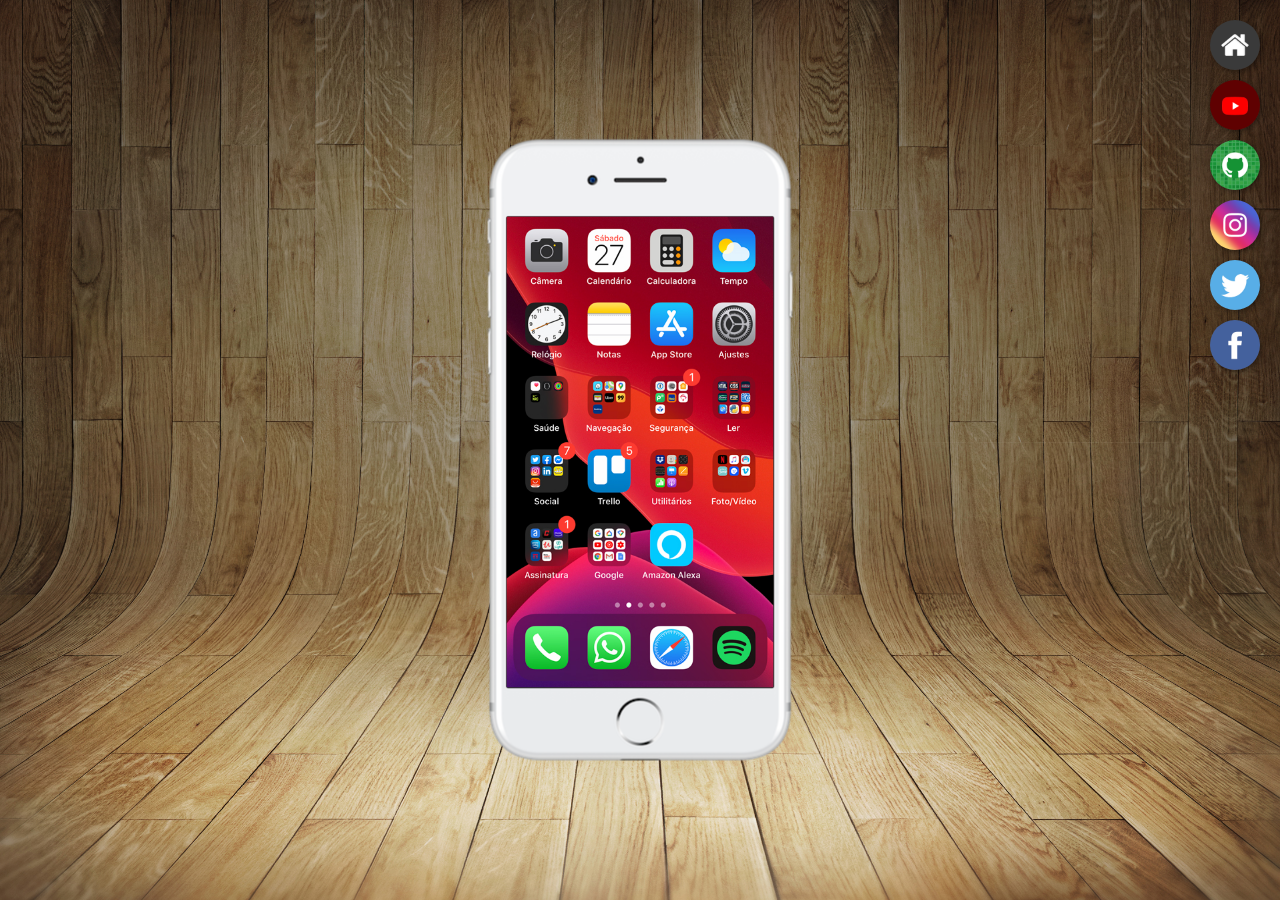
<file: index.html>
<!DOCTYPE html>
<html lang="pt-br">
<head>
    <meta charset="UTF-8">
    <meta name="viewport" content="width=device-width, initial-scale=1.0">
    <title>Projeto Redes Sociais</title>
    <link rel="shortcut icon" href="favicon.ico" type="image/x-icon">
    <link rel="stylesheet" href="estilos/style.css">
</head>
<body>
    <main>
        <section id="celular">
            <iframe src="home.html" name="tela" id="tela" frameborder="0">Seu navegador não suporta essa ferramenta.</iframe>
        </section>

        <section id="redes-sociais">
            <a href="home.html" target="tela"><img src="imagens/logo-home.jpg" alt=""></a>
            <a href="youtube.html" target="tela"><img src="imagens/logo-youtube.jpg" alt=""></a>
            <a href="github.html" target="tela"><img src="imagens/logo-github.jpg" alt=""></a>
            <a href="instagram.html" target="tela"><img src="imagens/logo-instagram.jpg" alt=""></a>
            <a href="twitter.html" target="tela"><img src="imagens/logo-twitter.jpg" alt=""></a>
            <a href="facebook.html" target="tela"><img src="imagens/logo-facebook.jpg" alt=""></a>
        </section>
    </main>
</body>
</html>
</file>
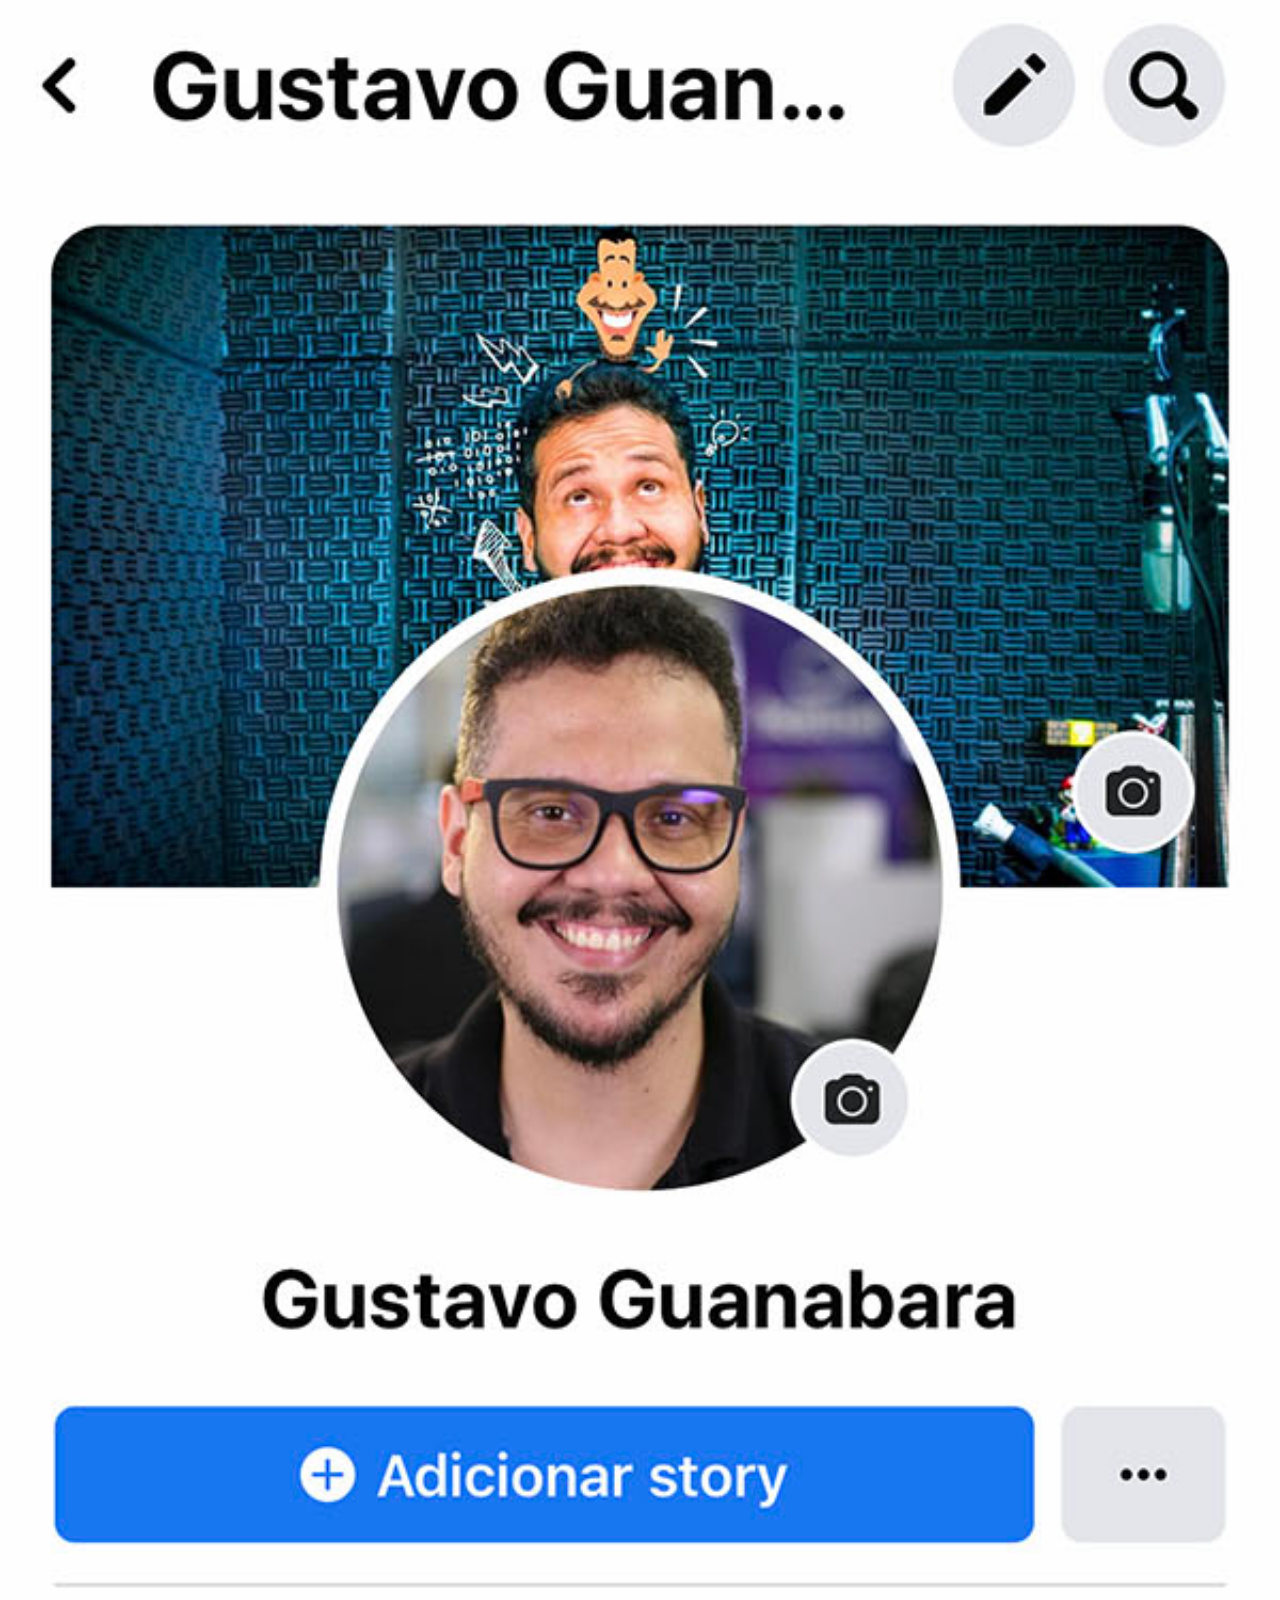
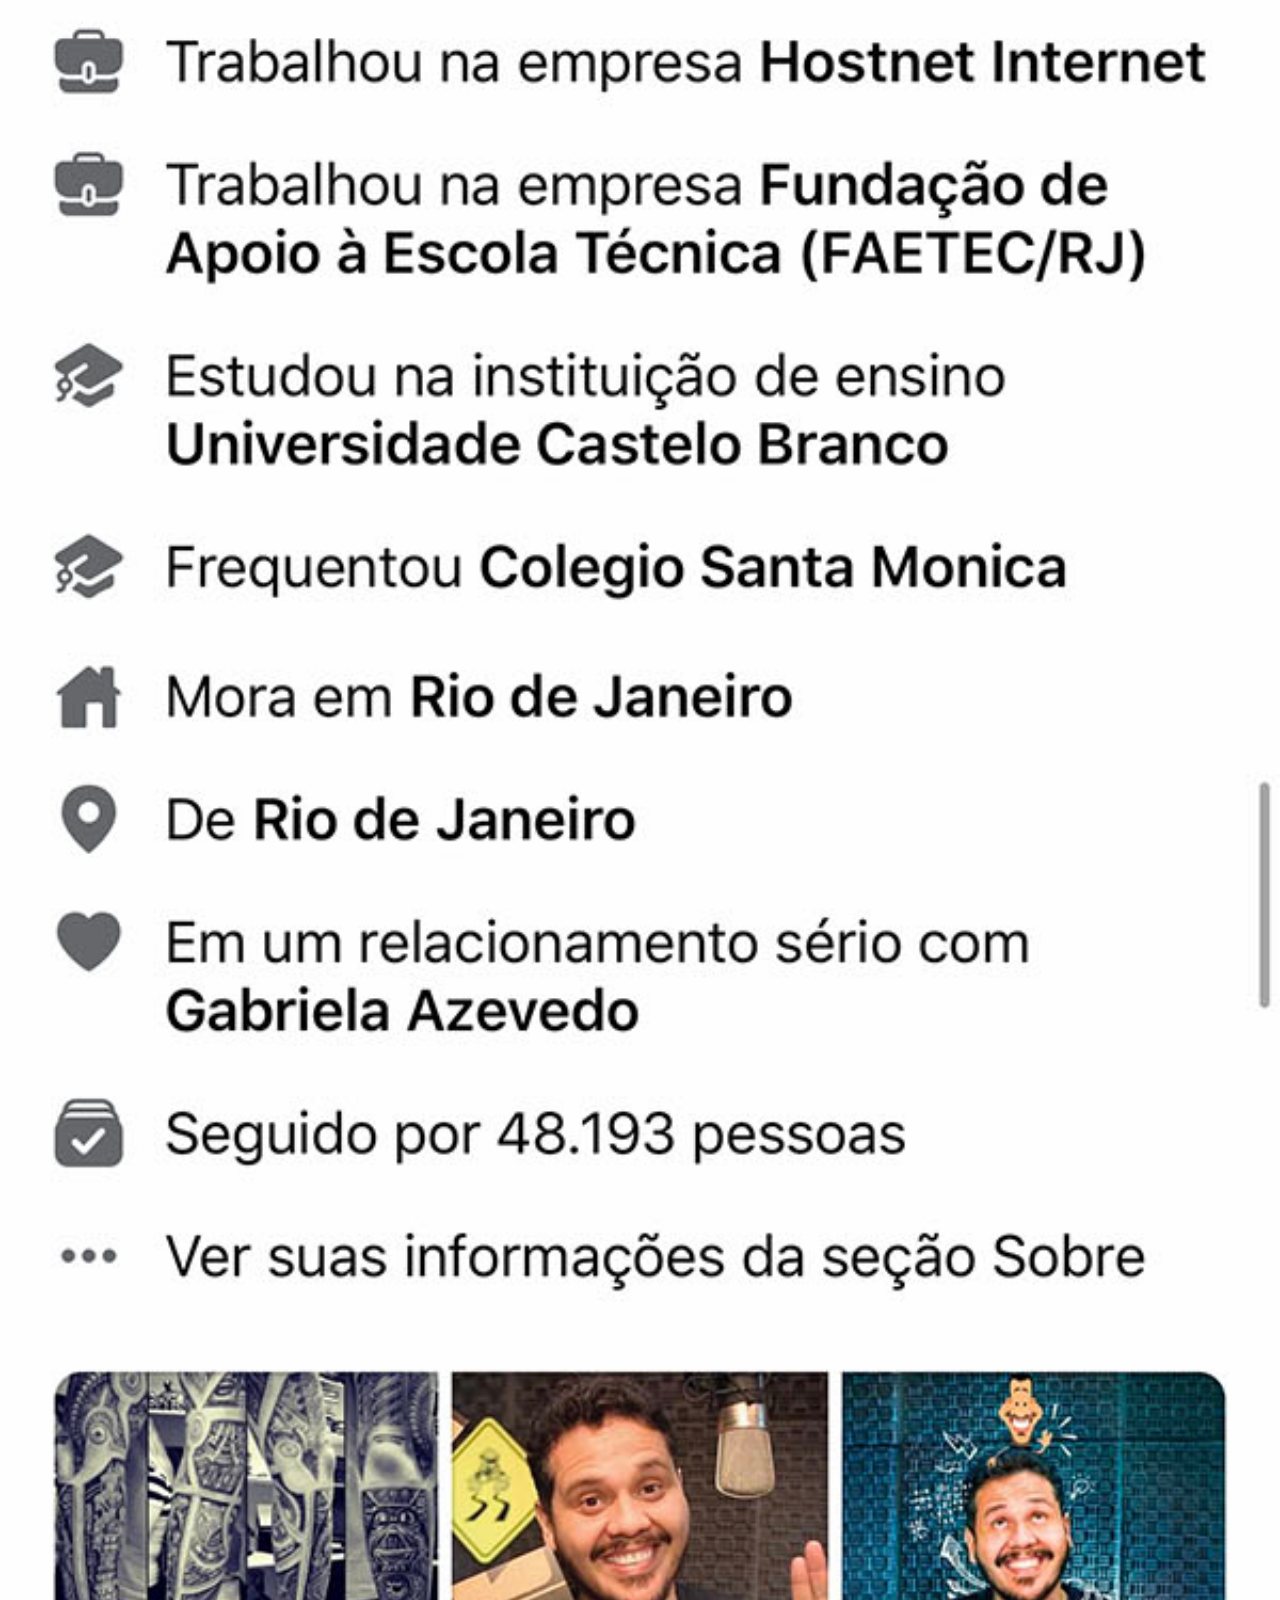
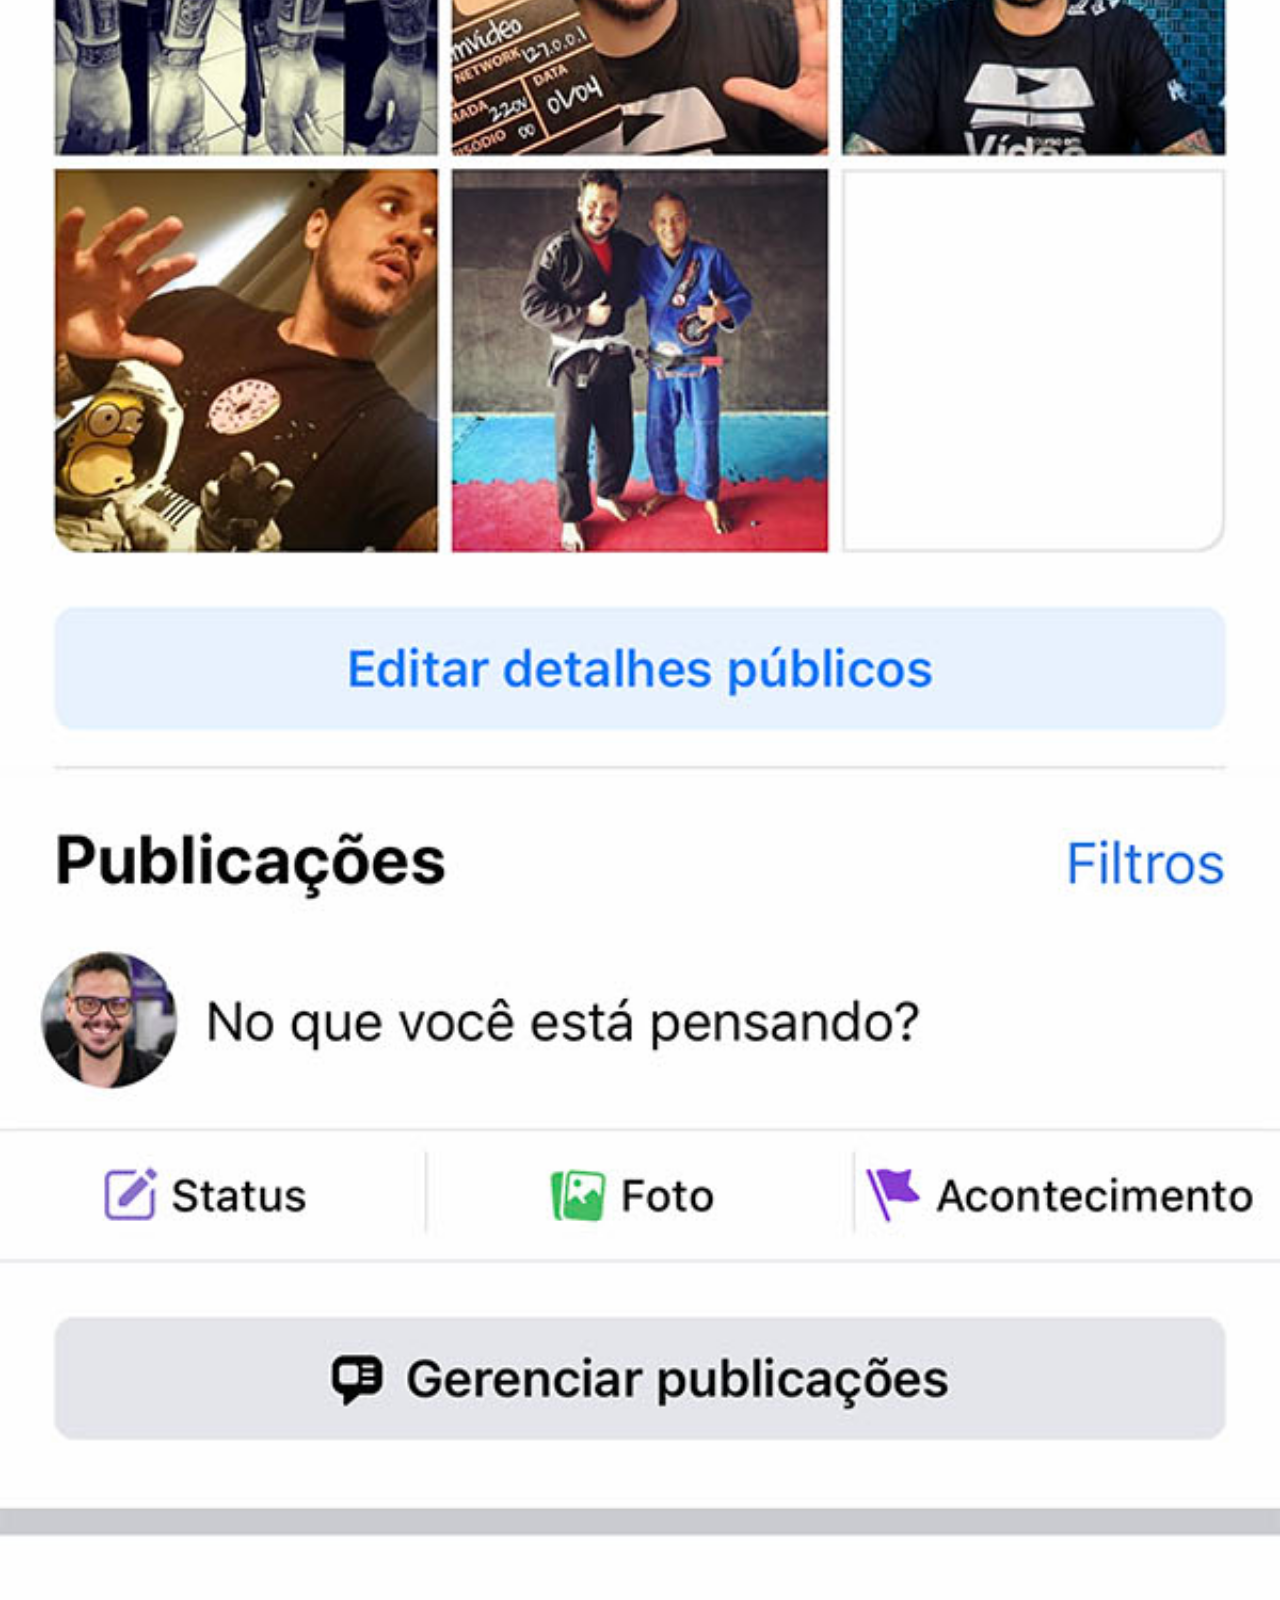
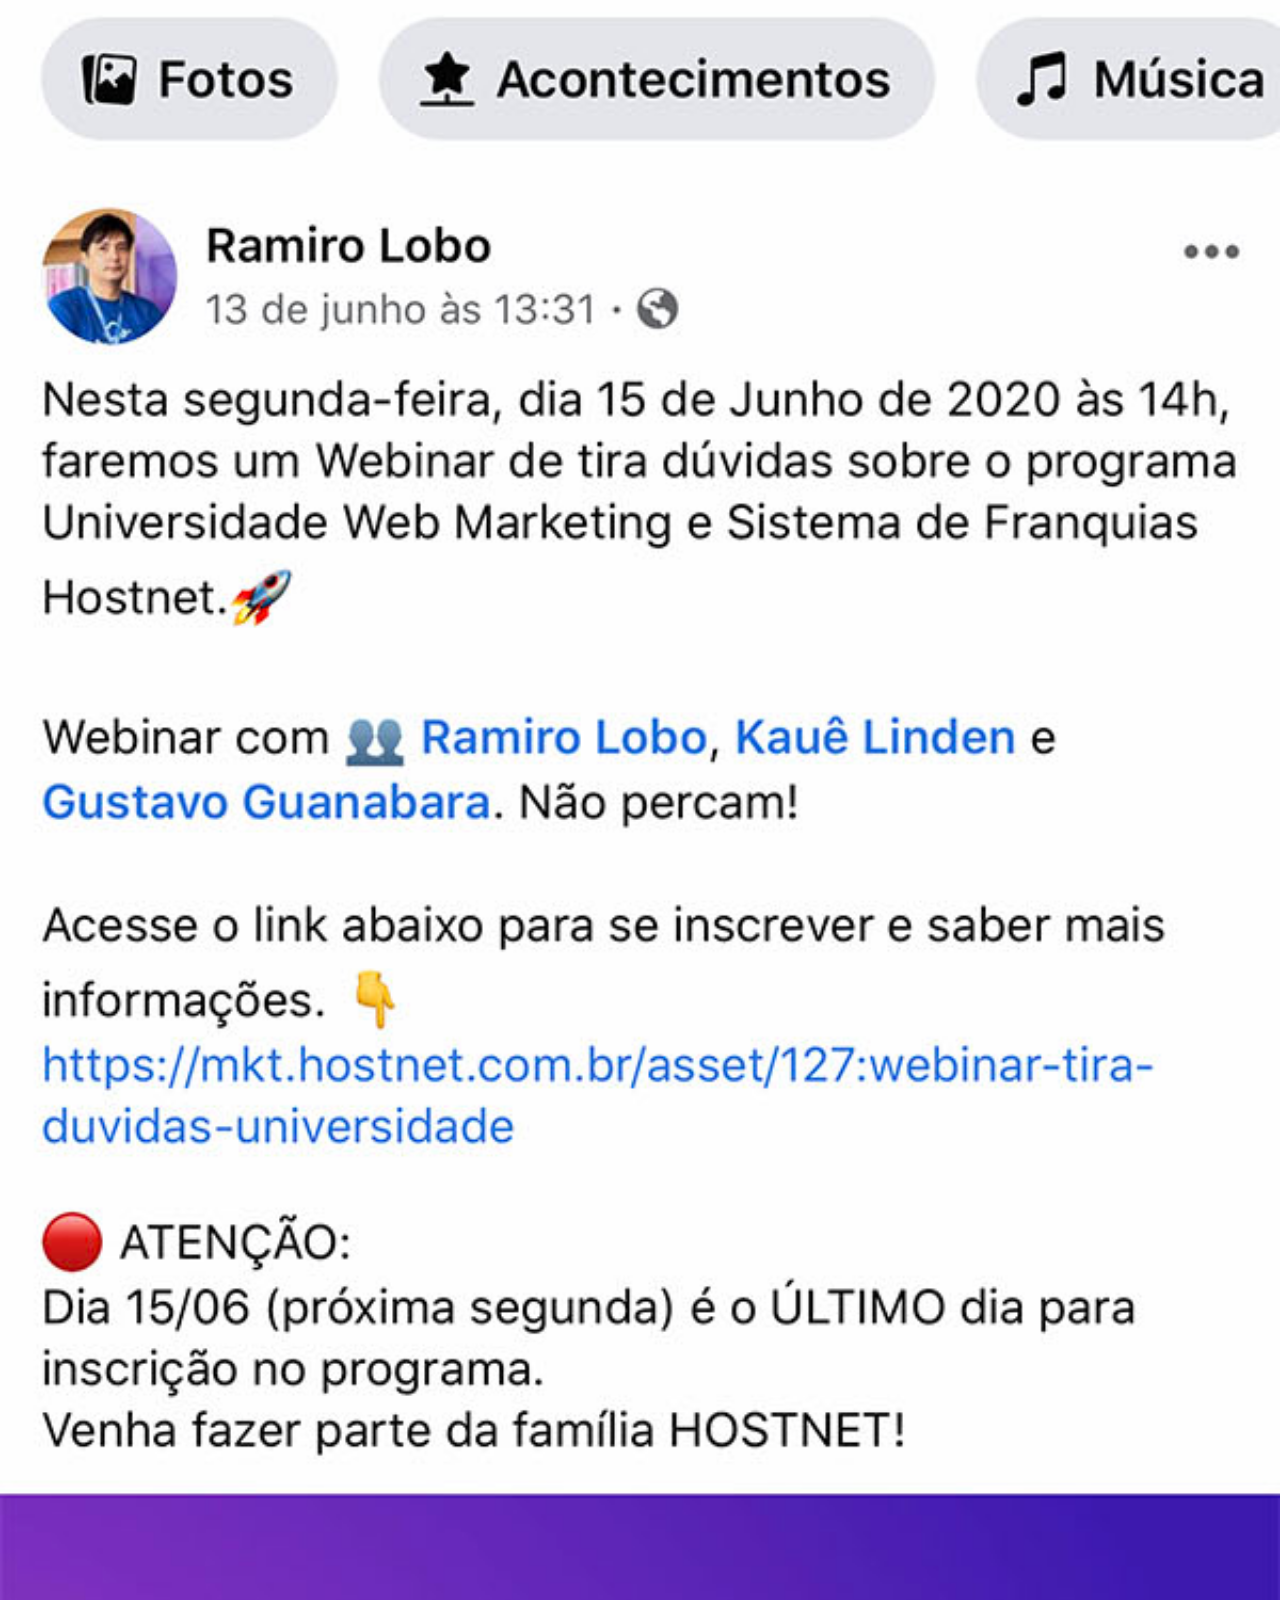
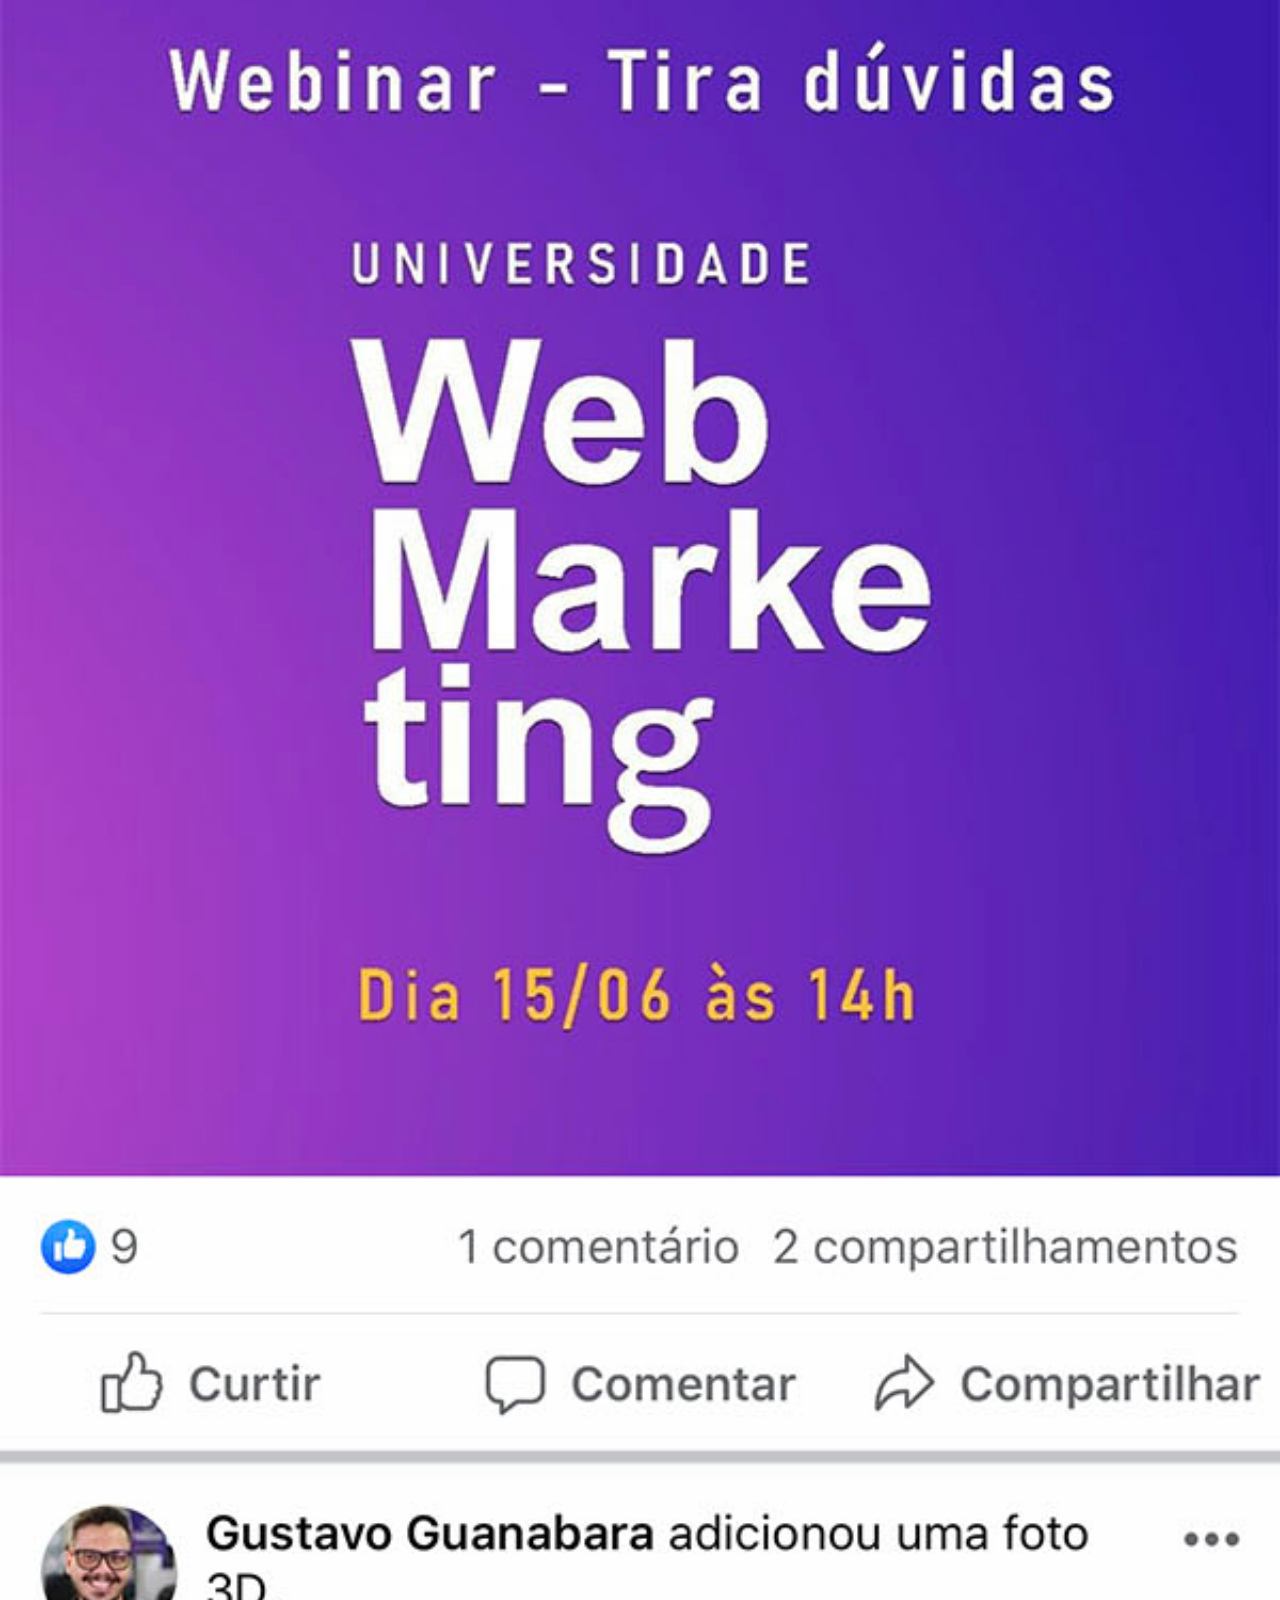
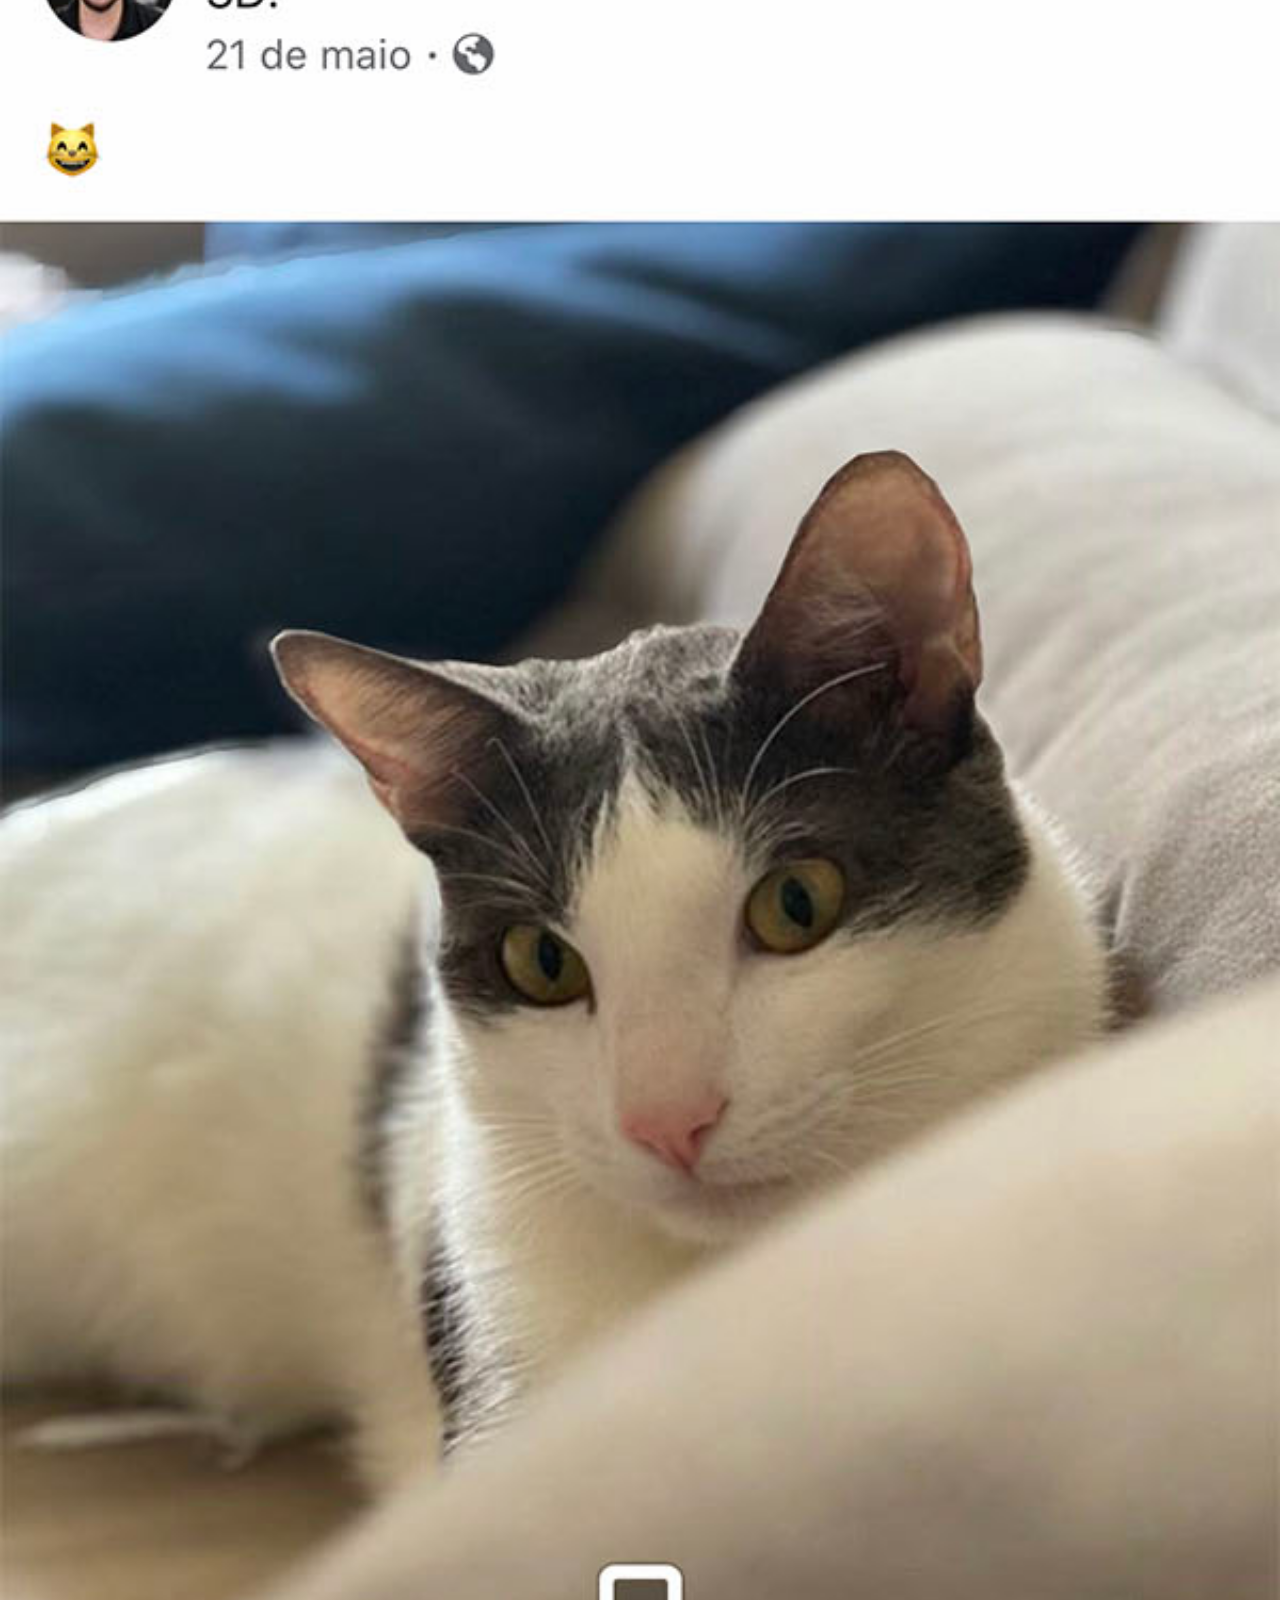
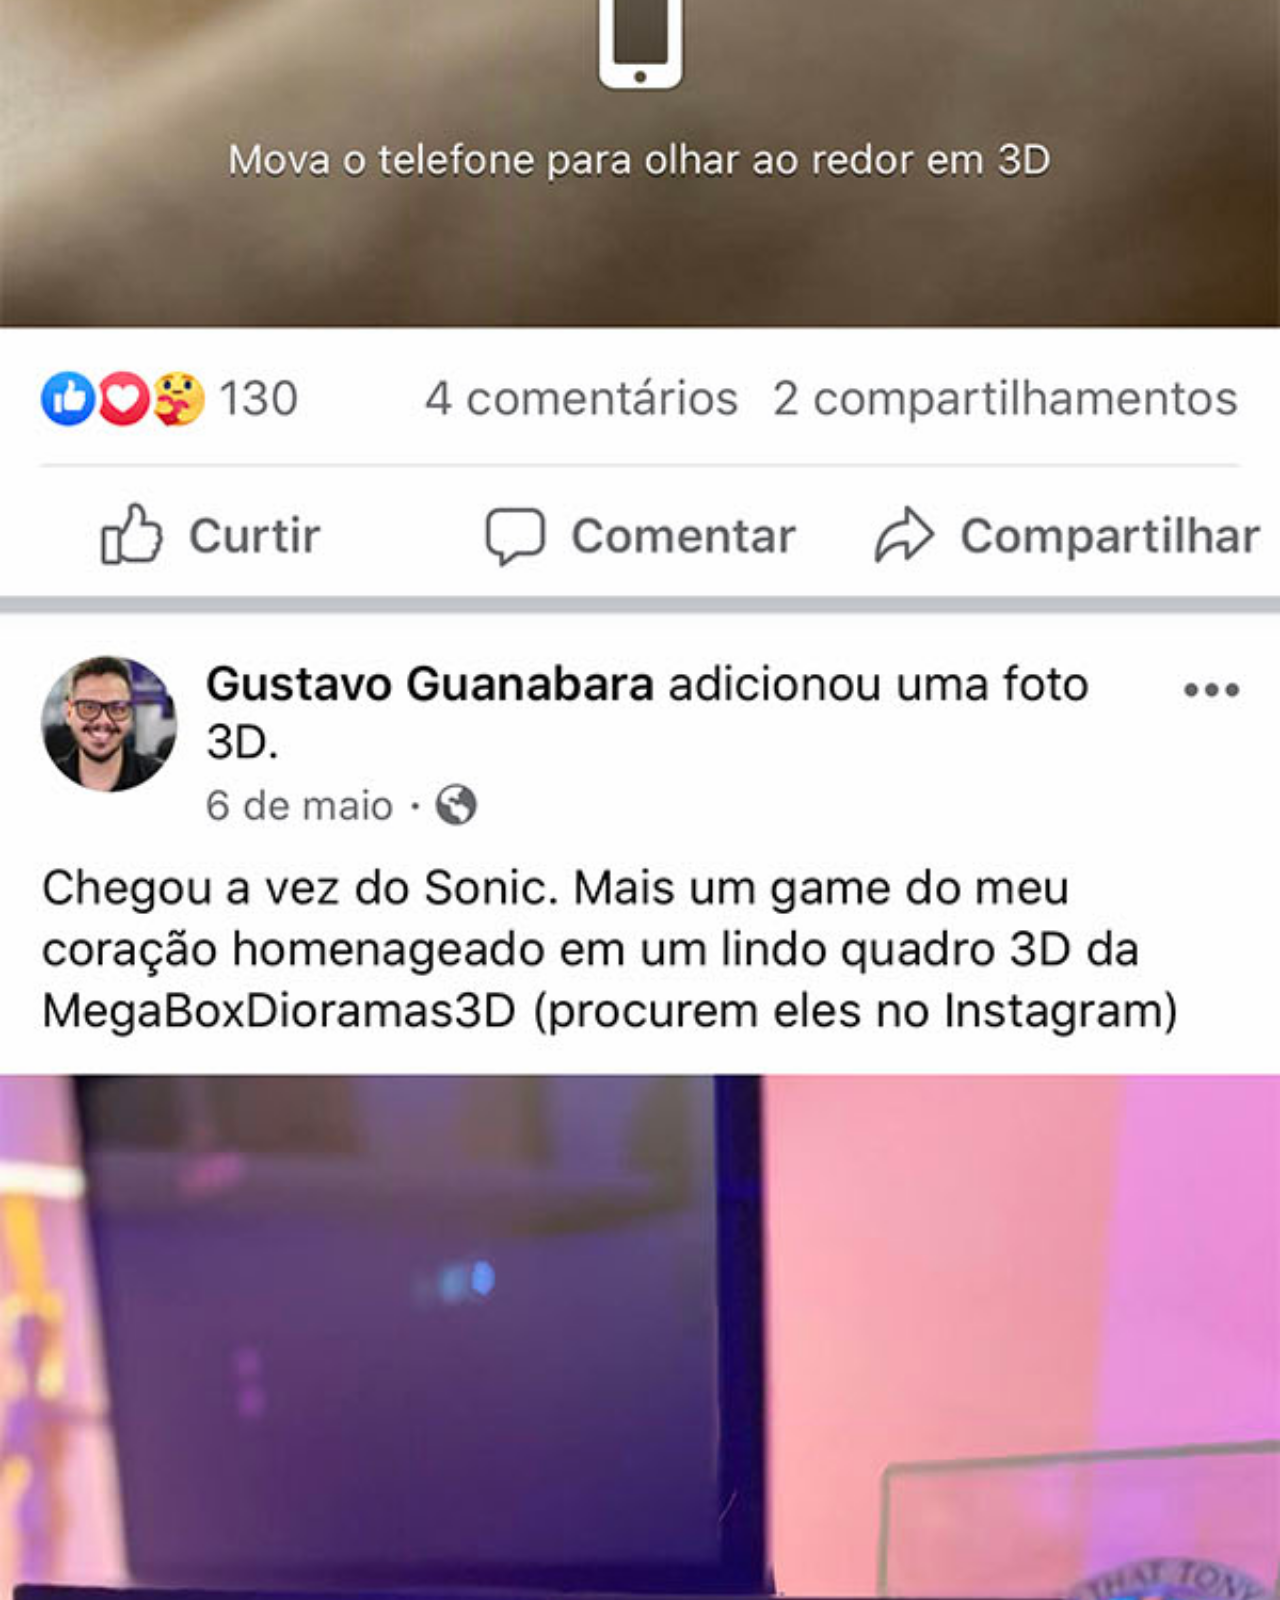
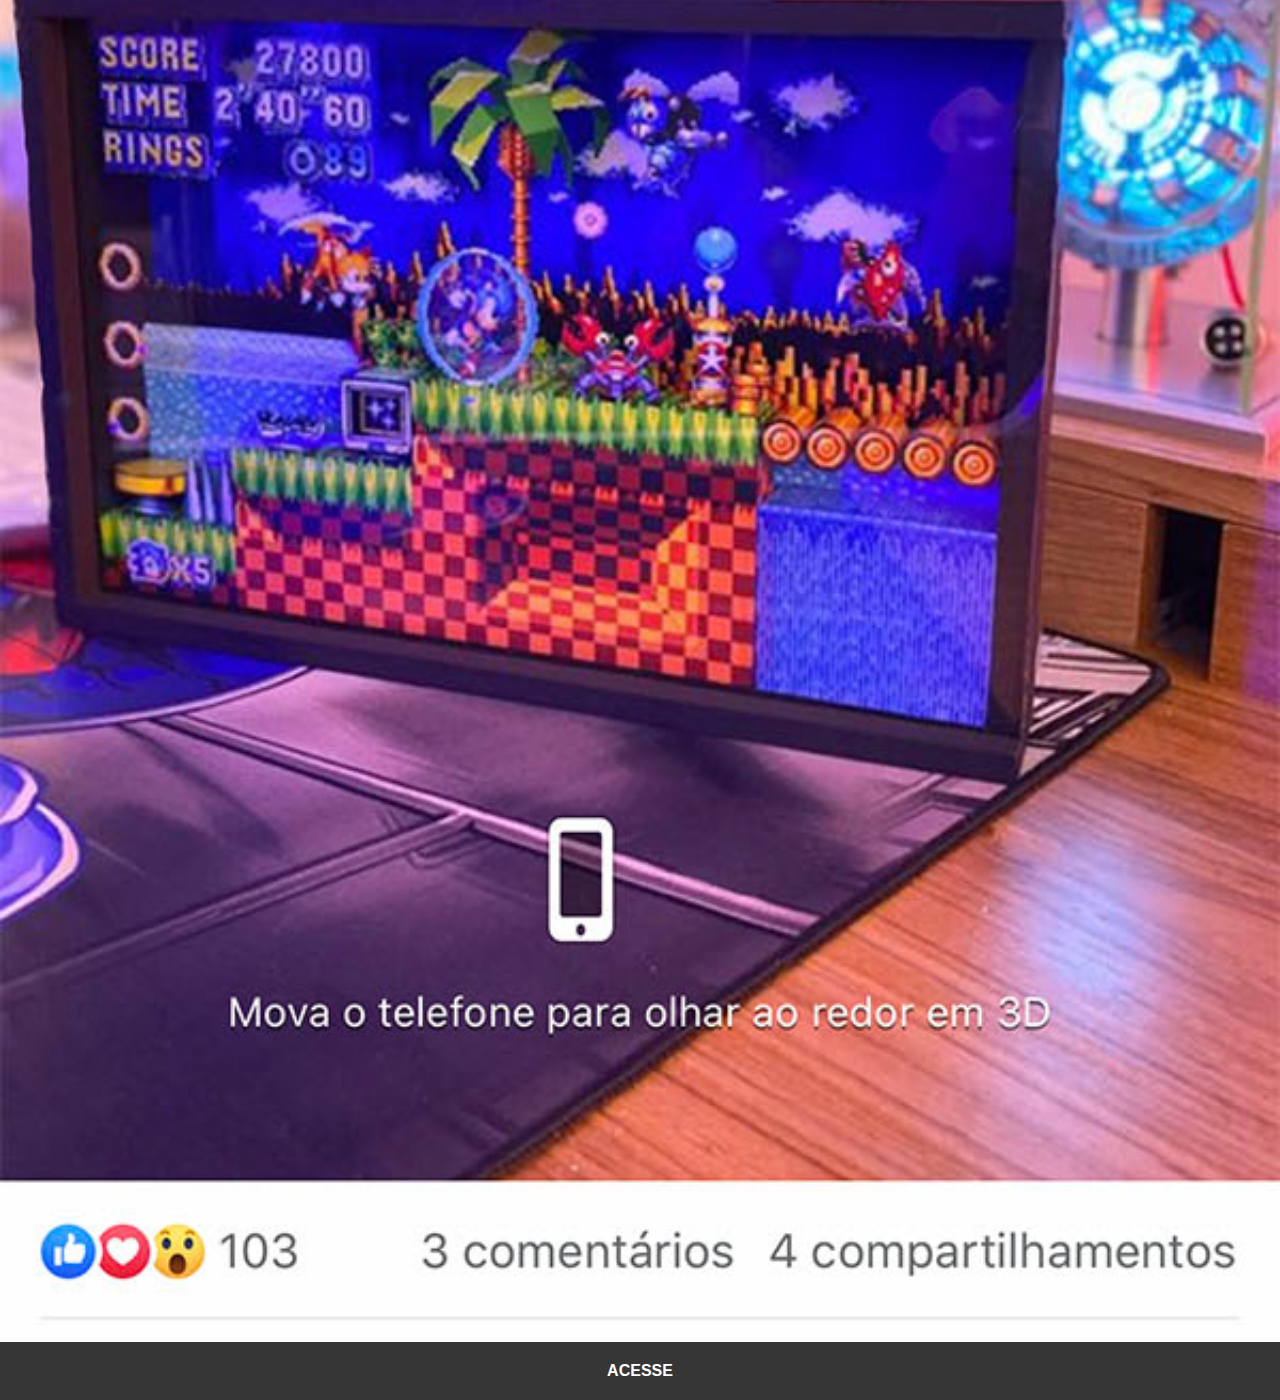
<file: facebook.html>
<!DOCTYPE html>
<html lang="pt-br">
<head>
    <meta charset="UTF-8">
    <meta name="viewport" content="width=device-width, initial-scale=1.0">
    <title>YouTube</title>
    <link rel="stylesheet" href="estilos/social.css">
</head>
<body>
    <img src="imagens/tela-facebook.jpg" alt="YouTube">
    <a href="https://www.facebook.com/gustavoguanabara" target="_blank">ACESSE</a>
</body>
</html>
</file>
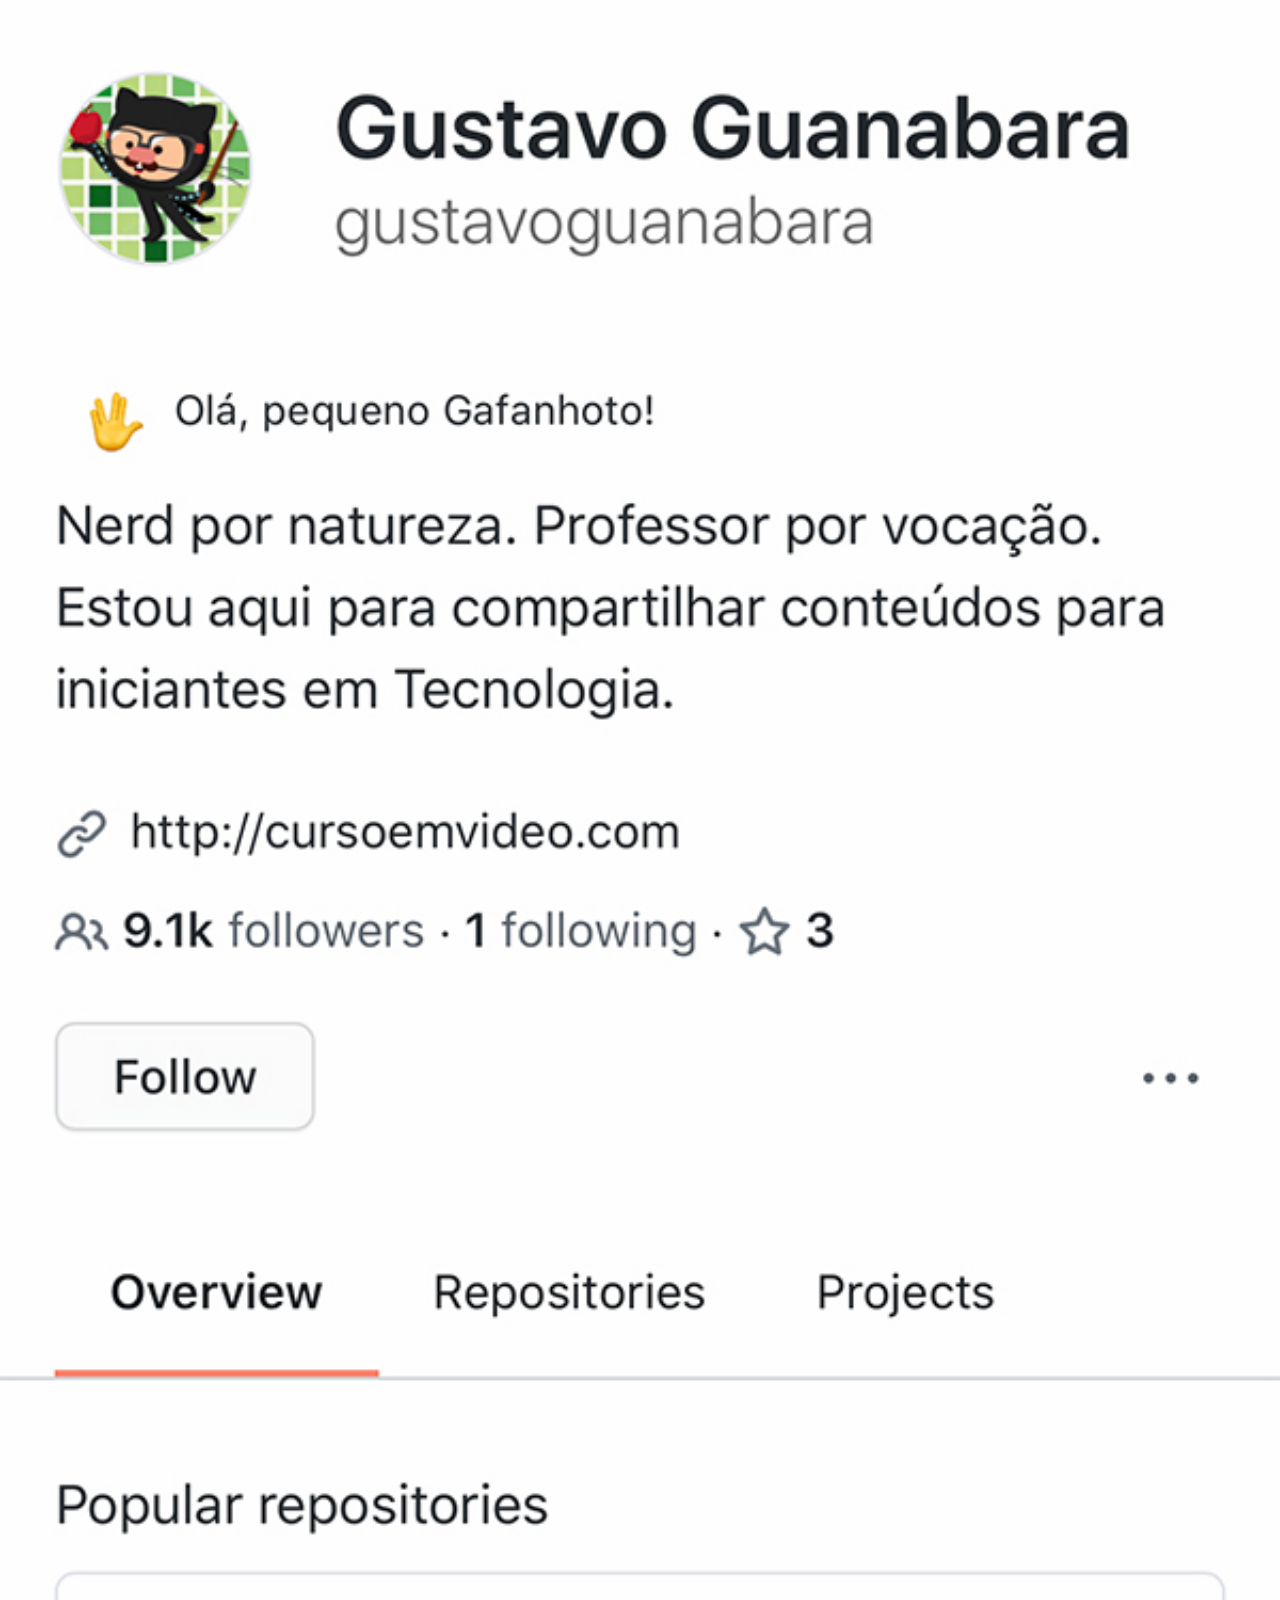
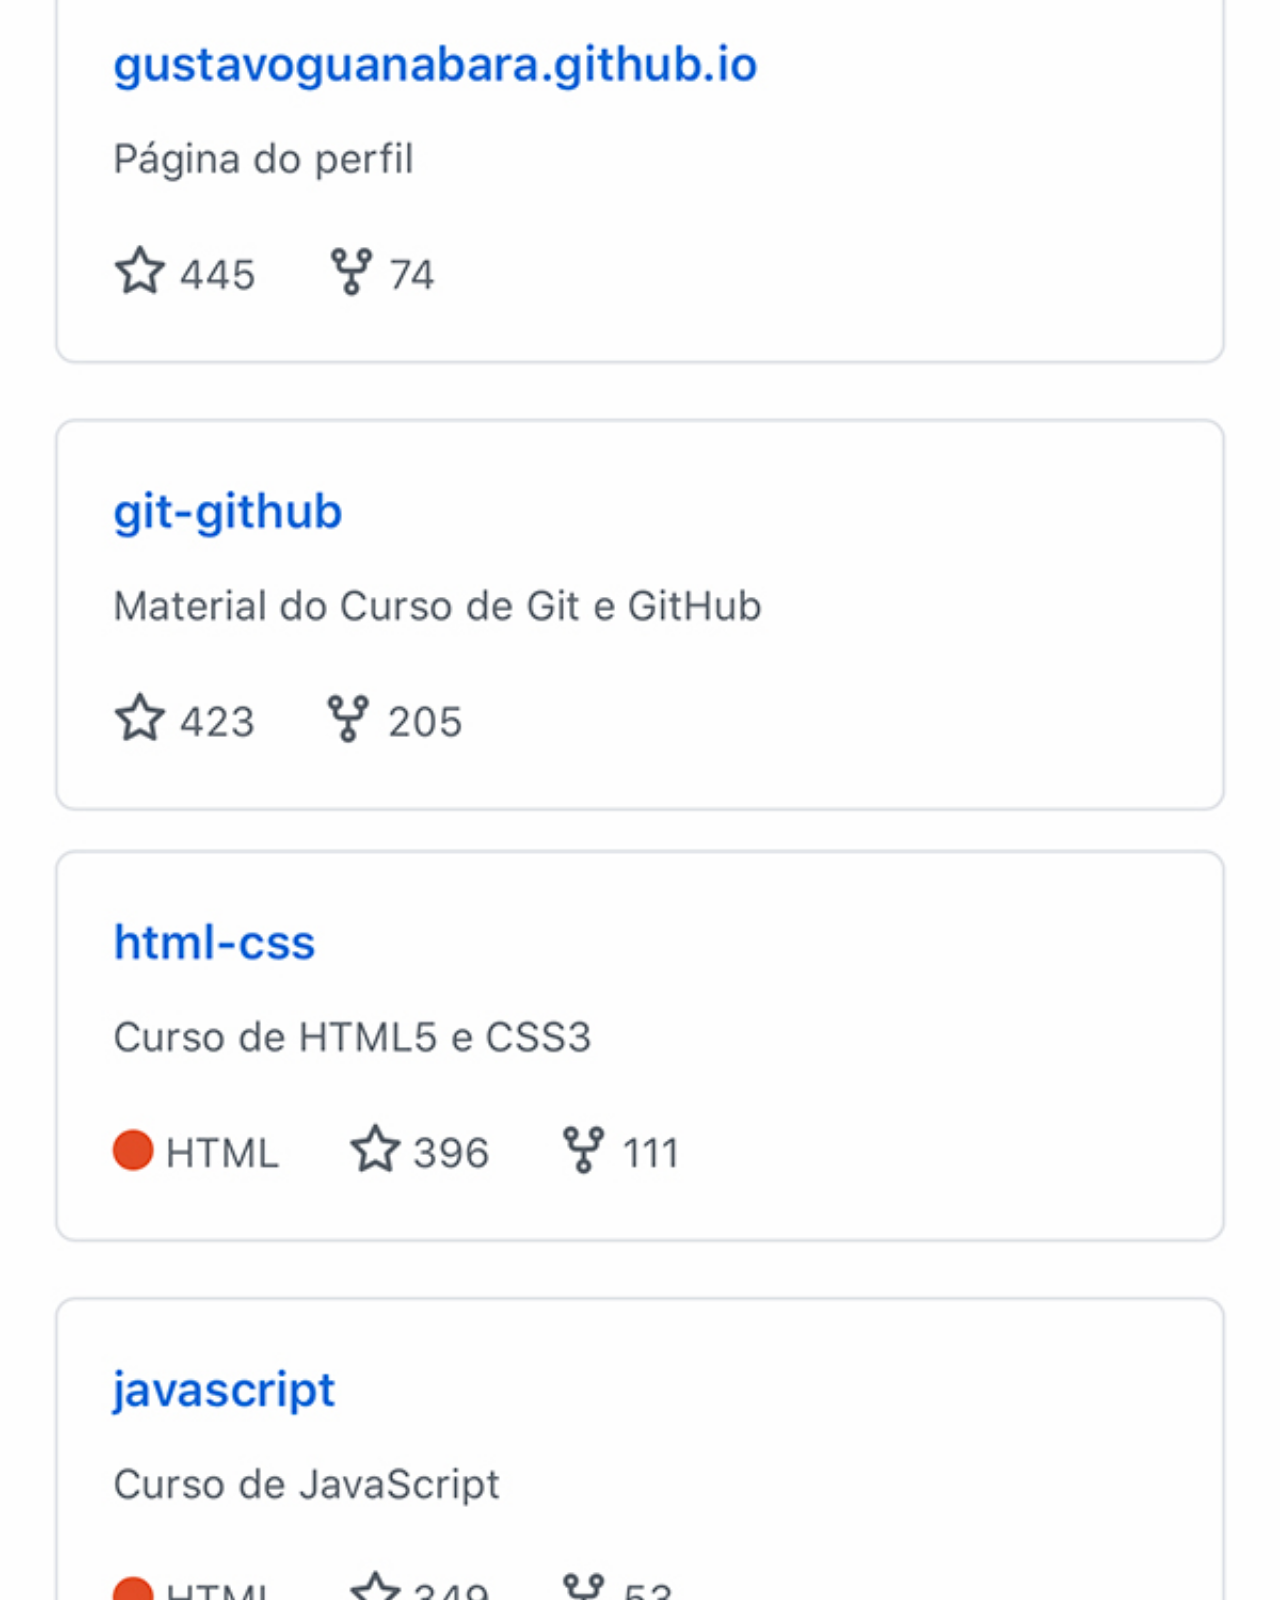
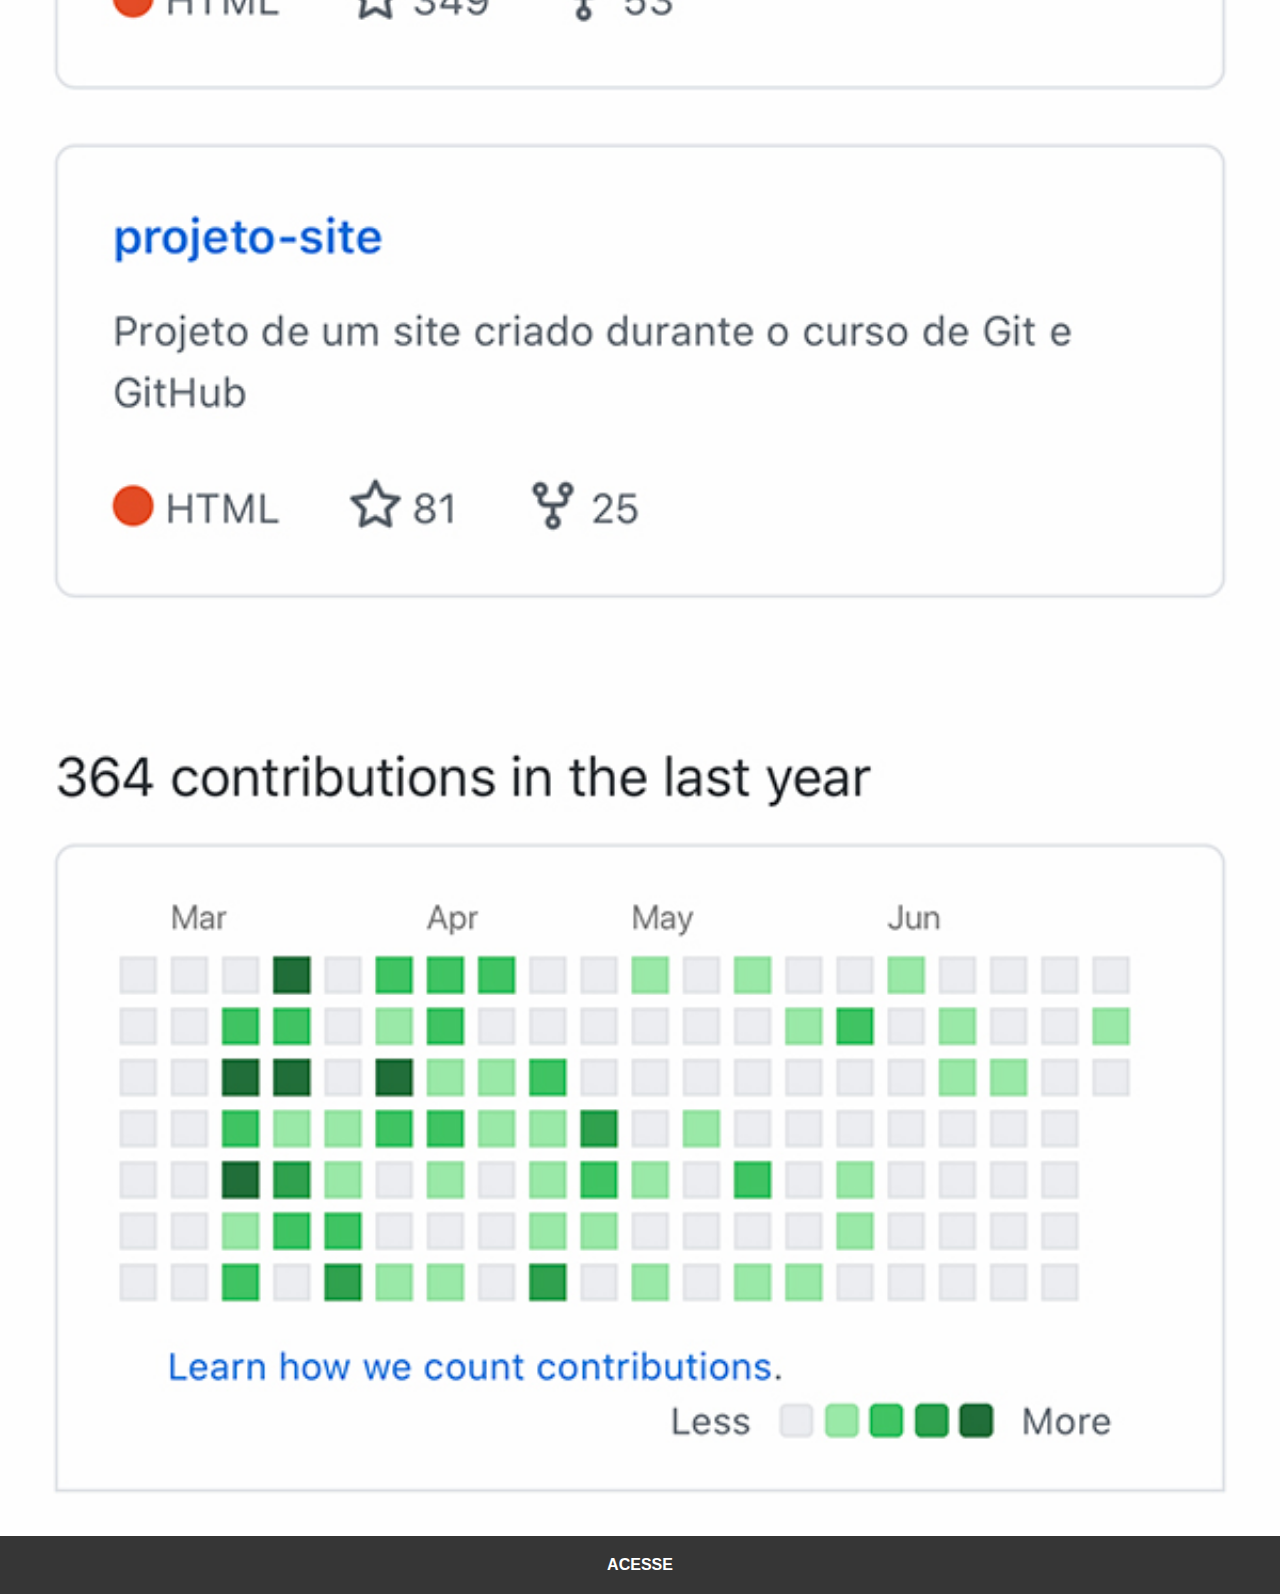
<file: github.html>
<!DOCTYPE html>
<html lang="pt-br">
<head>
    <meta charset="UTF-8">
    <meta name="viewport" content="width=device-width, initial-scale=1.0">
    <title>YouTube</title>
    <link rel="stylesheet" href="estilos/social.css">
</head>
<body>
    <img src="imagens/tela-github.jpg" alt="YouTube">
    <a href="github.com/gustavoguanabara" target="_blank">ACESSE</a>
</body>
</html>
</file>
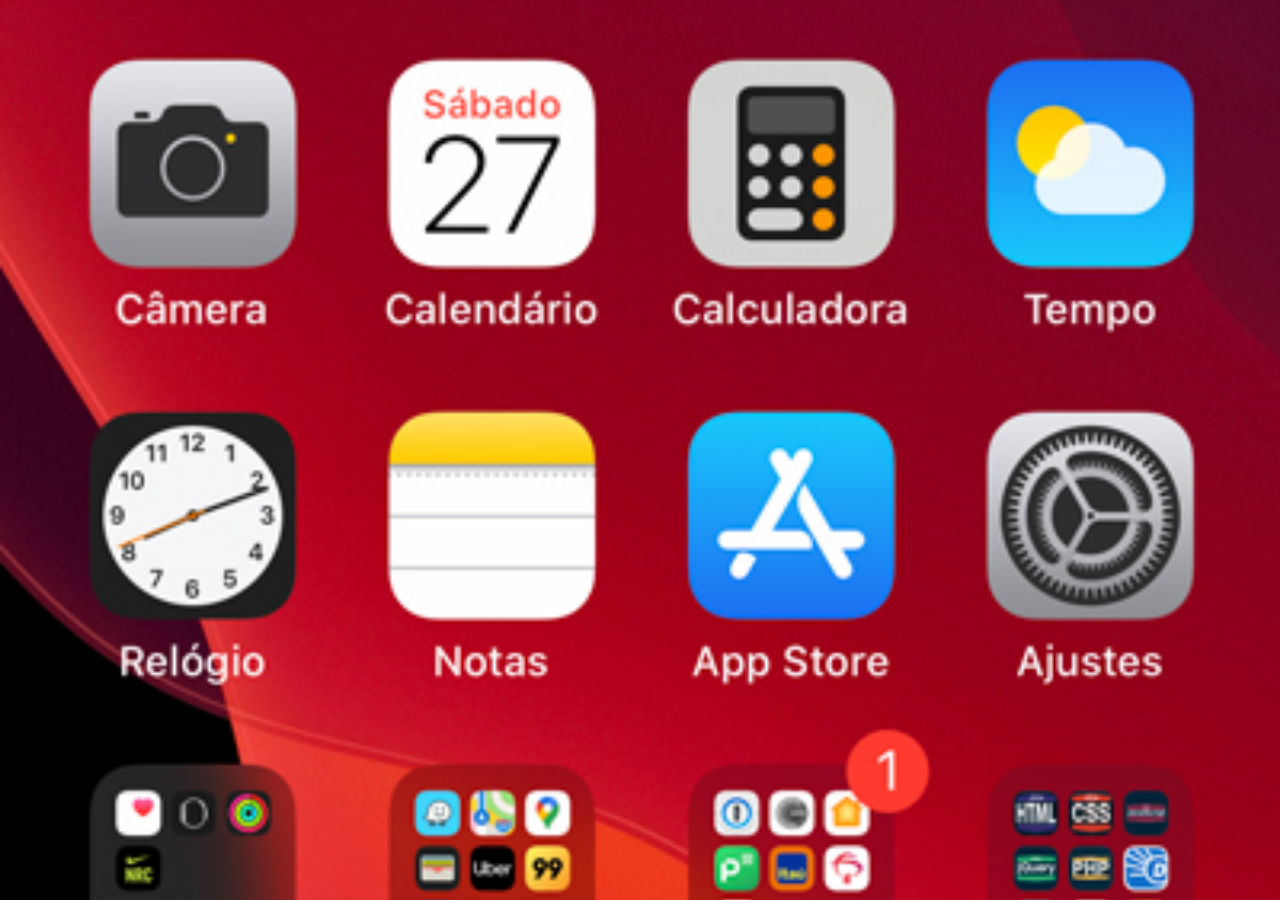
<file: home.html>
<!DOCTYPE html>
<html lang="pt-br">
<head>
    <meta charset="UTF-8">
    <meta name="viewport" content="width=device-width, initial-scale=1.0">
    <title>Home</title>
</head>
<style>
    * {
        margin: 0px;
        padding: 0px;
    }

    body {
        height: 100vh;
        width: 100vw;
        background: black url(imagens/tela-home.jpg) no-repeat top center;
        background-size: cover;
    }
</style>
<body>
    
</body>
</html>
</file>
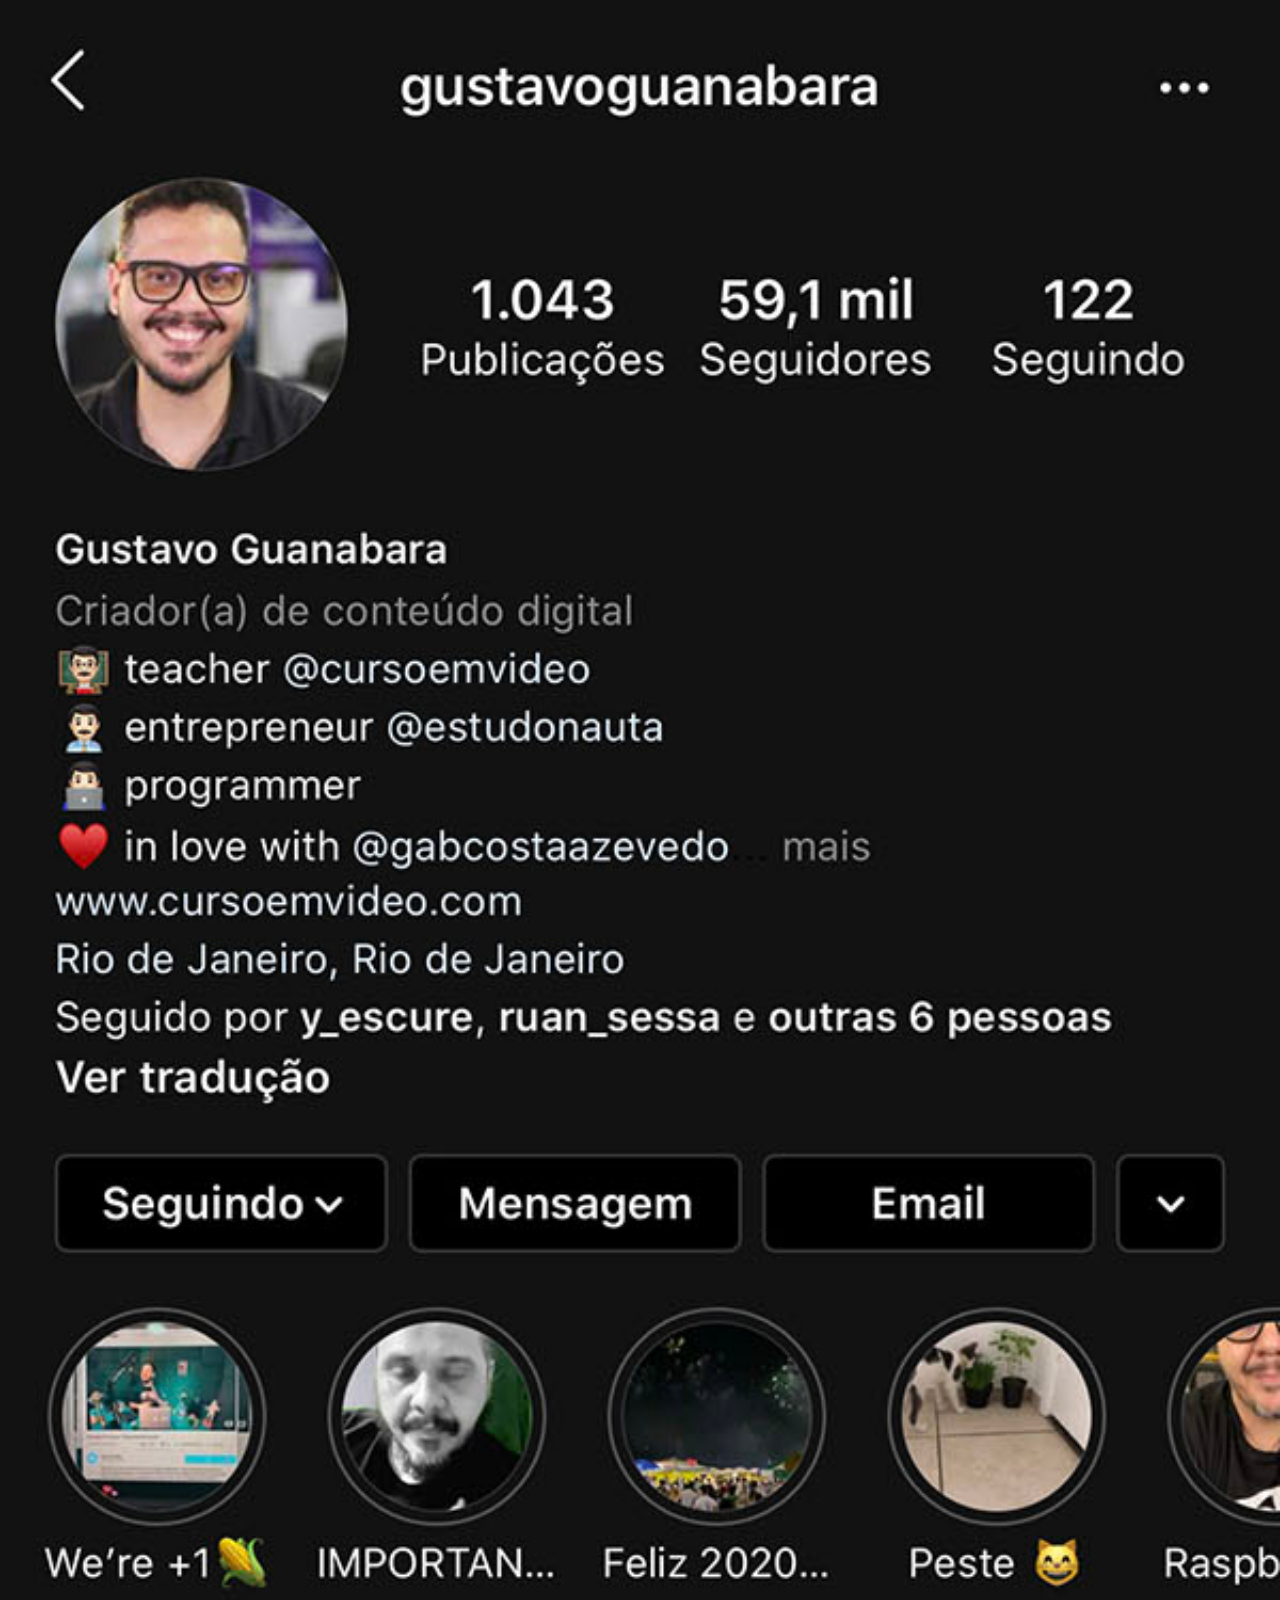
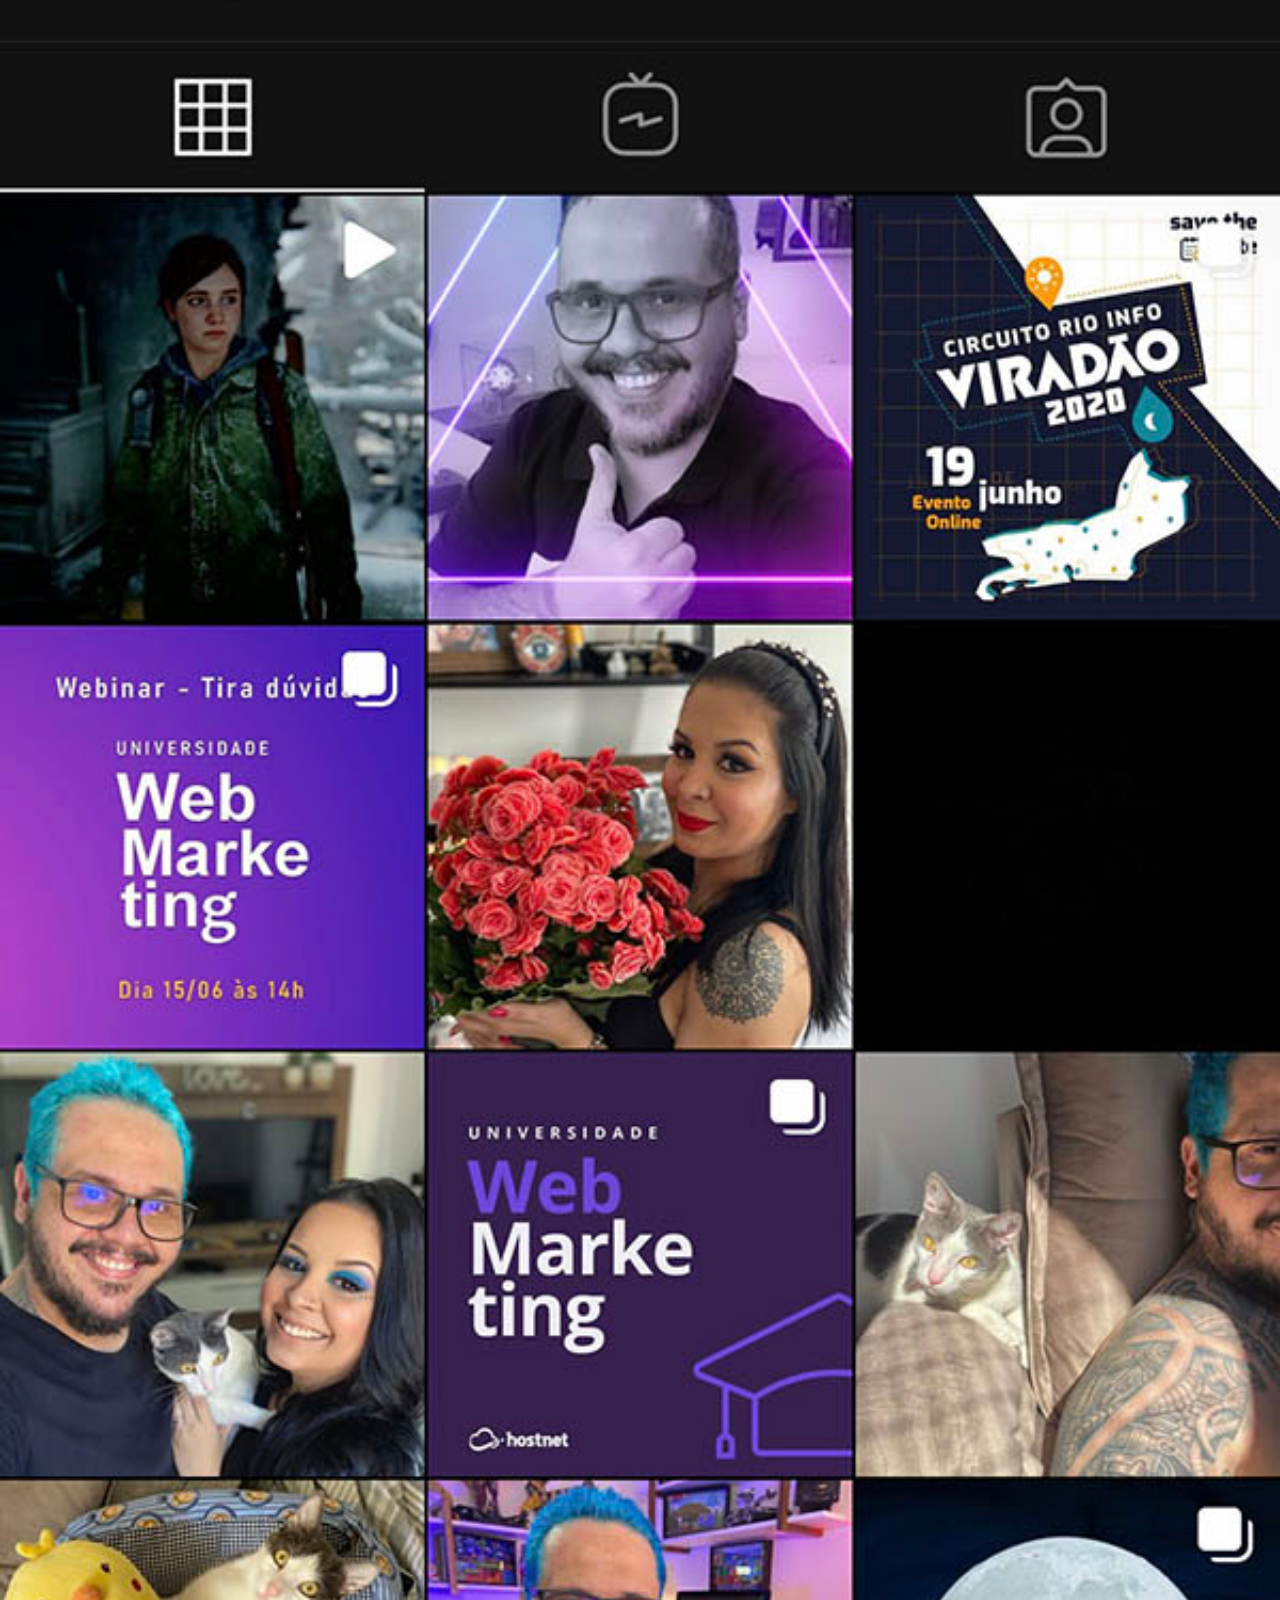
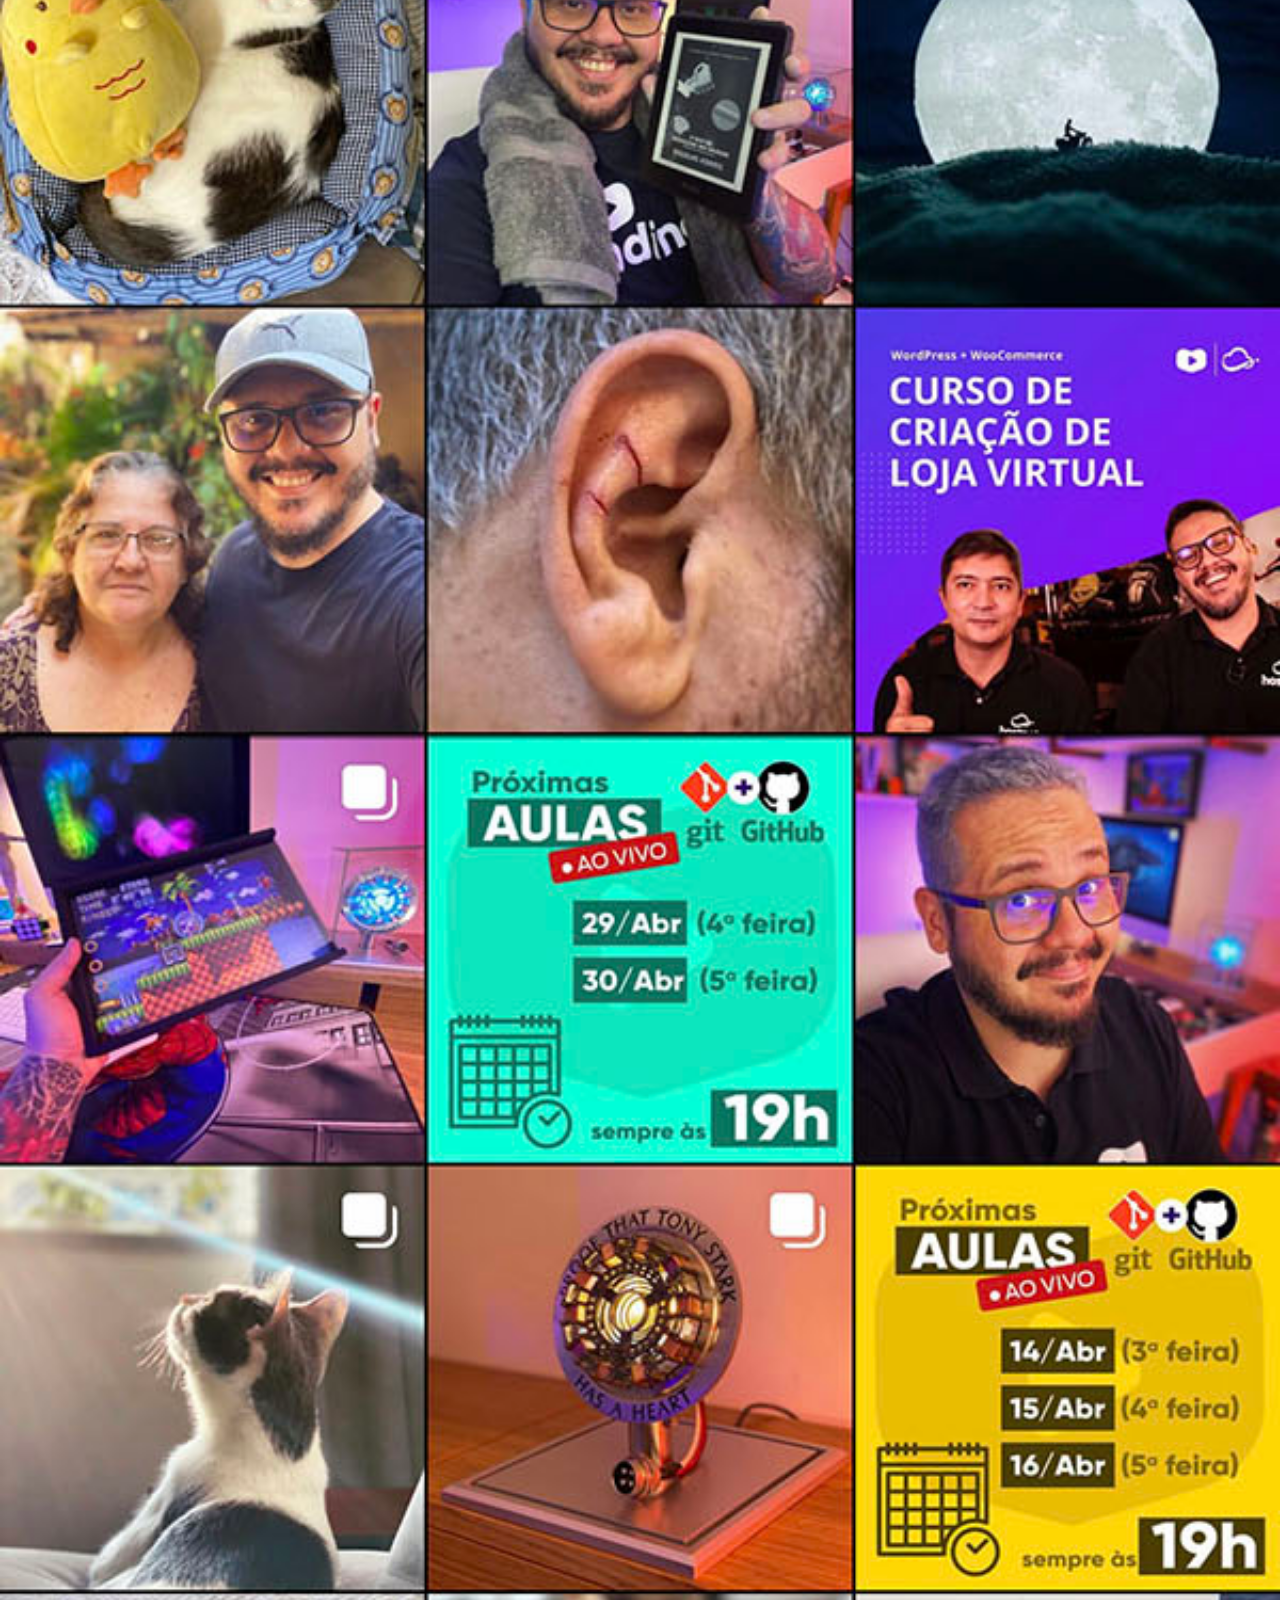
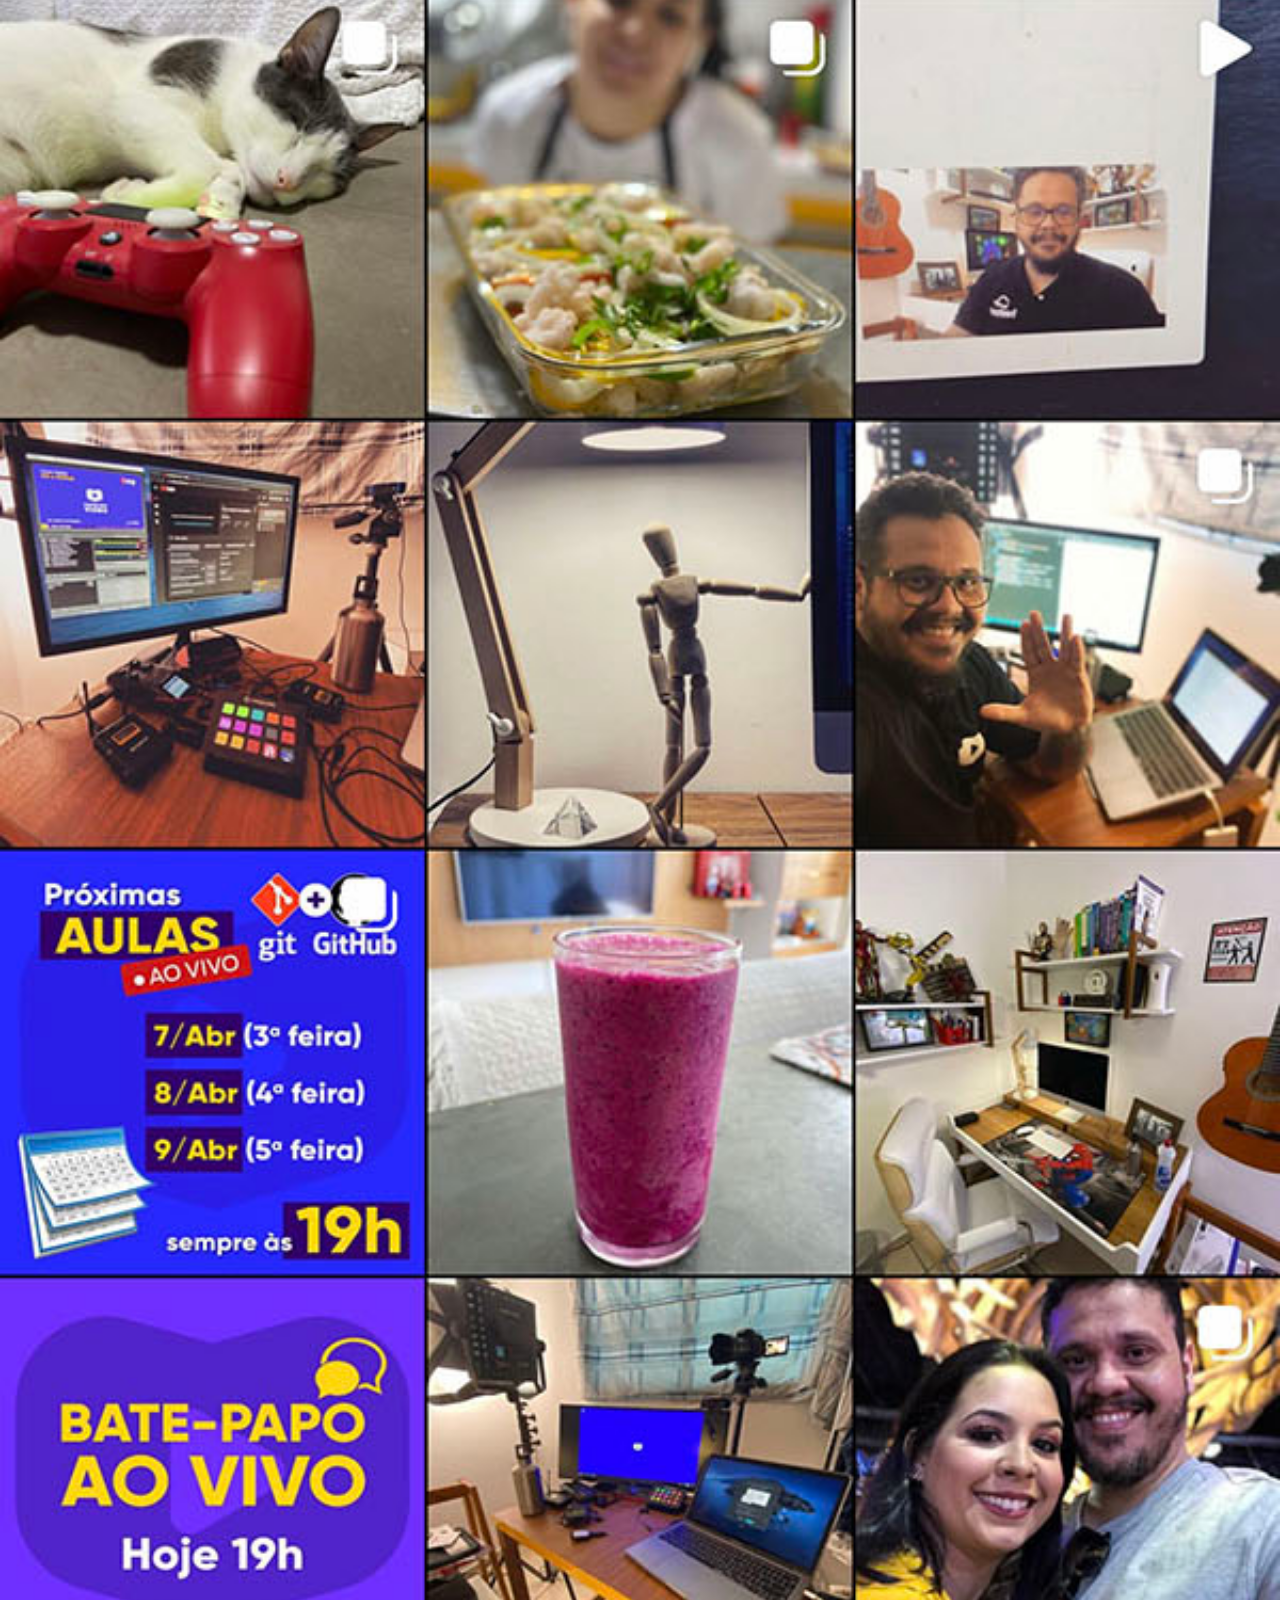
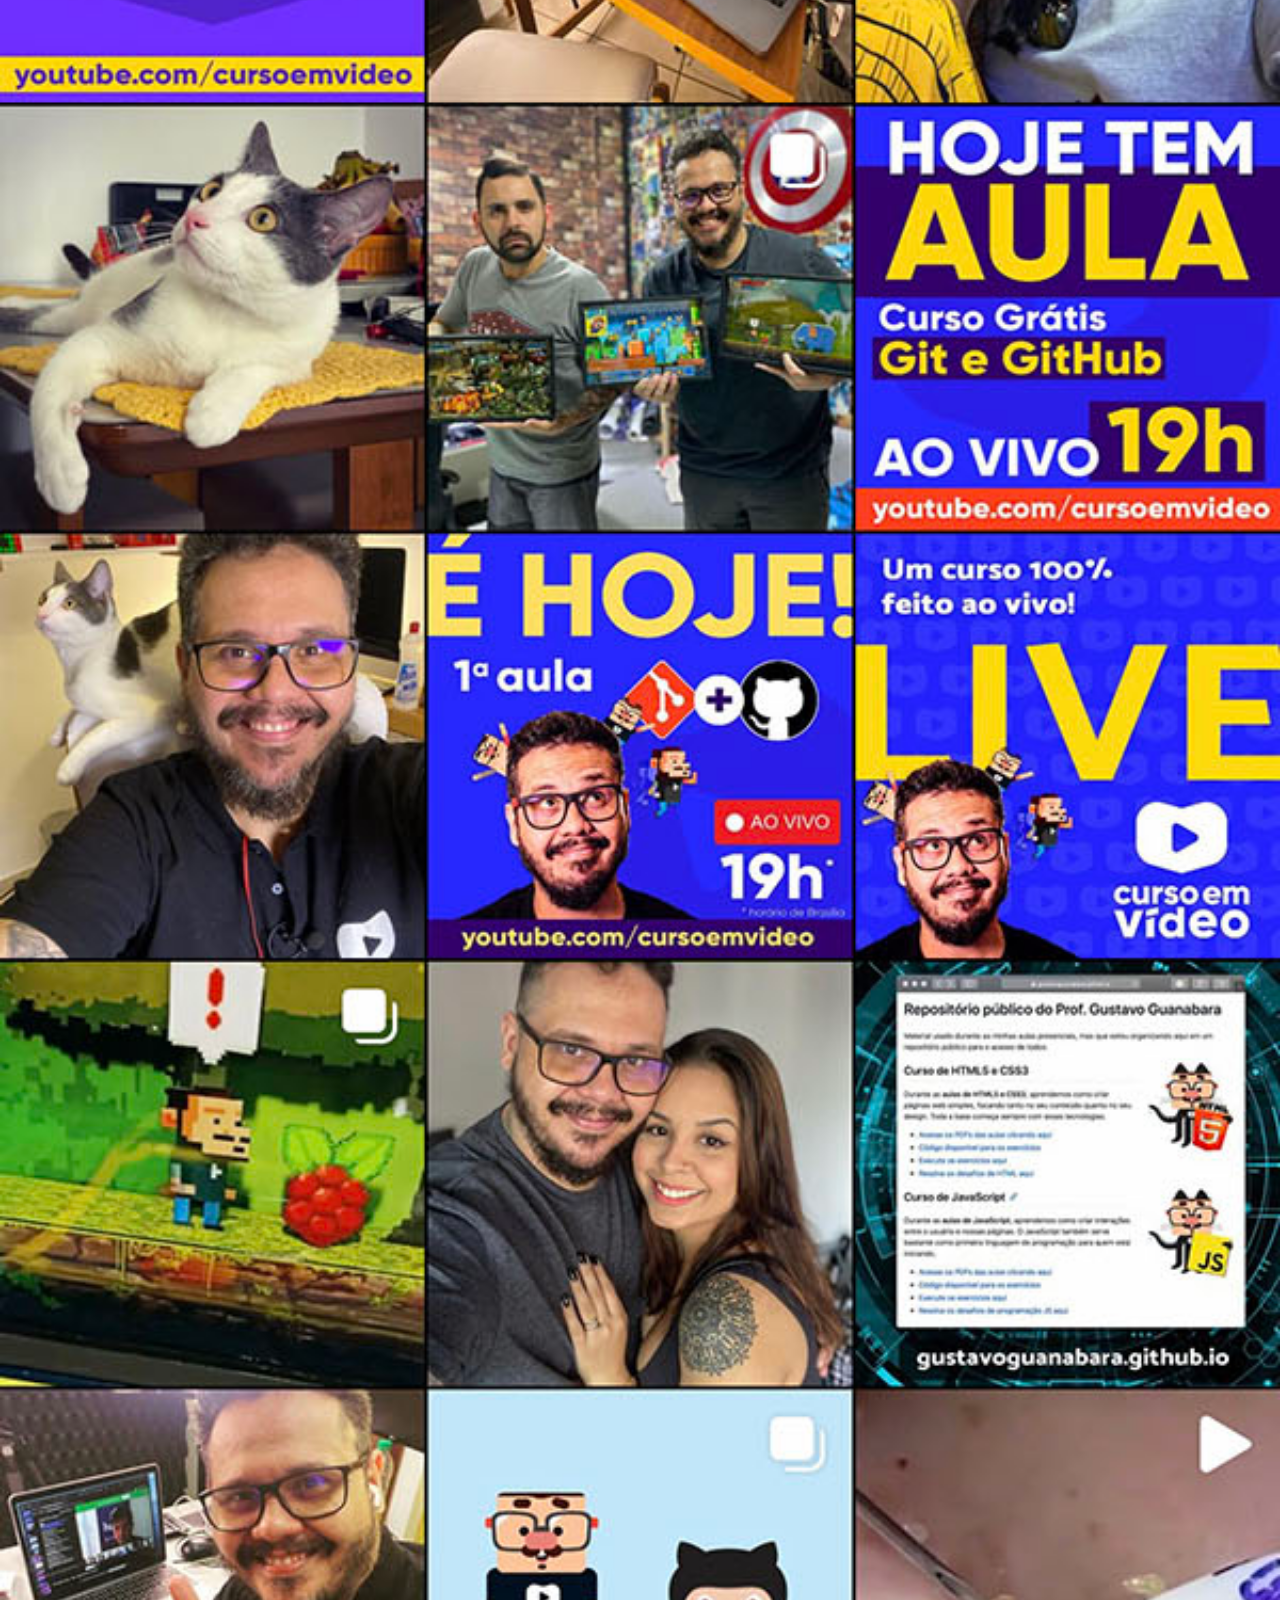
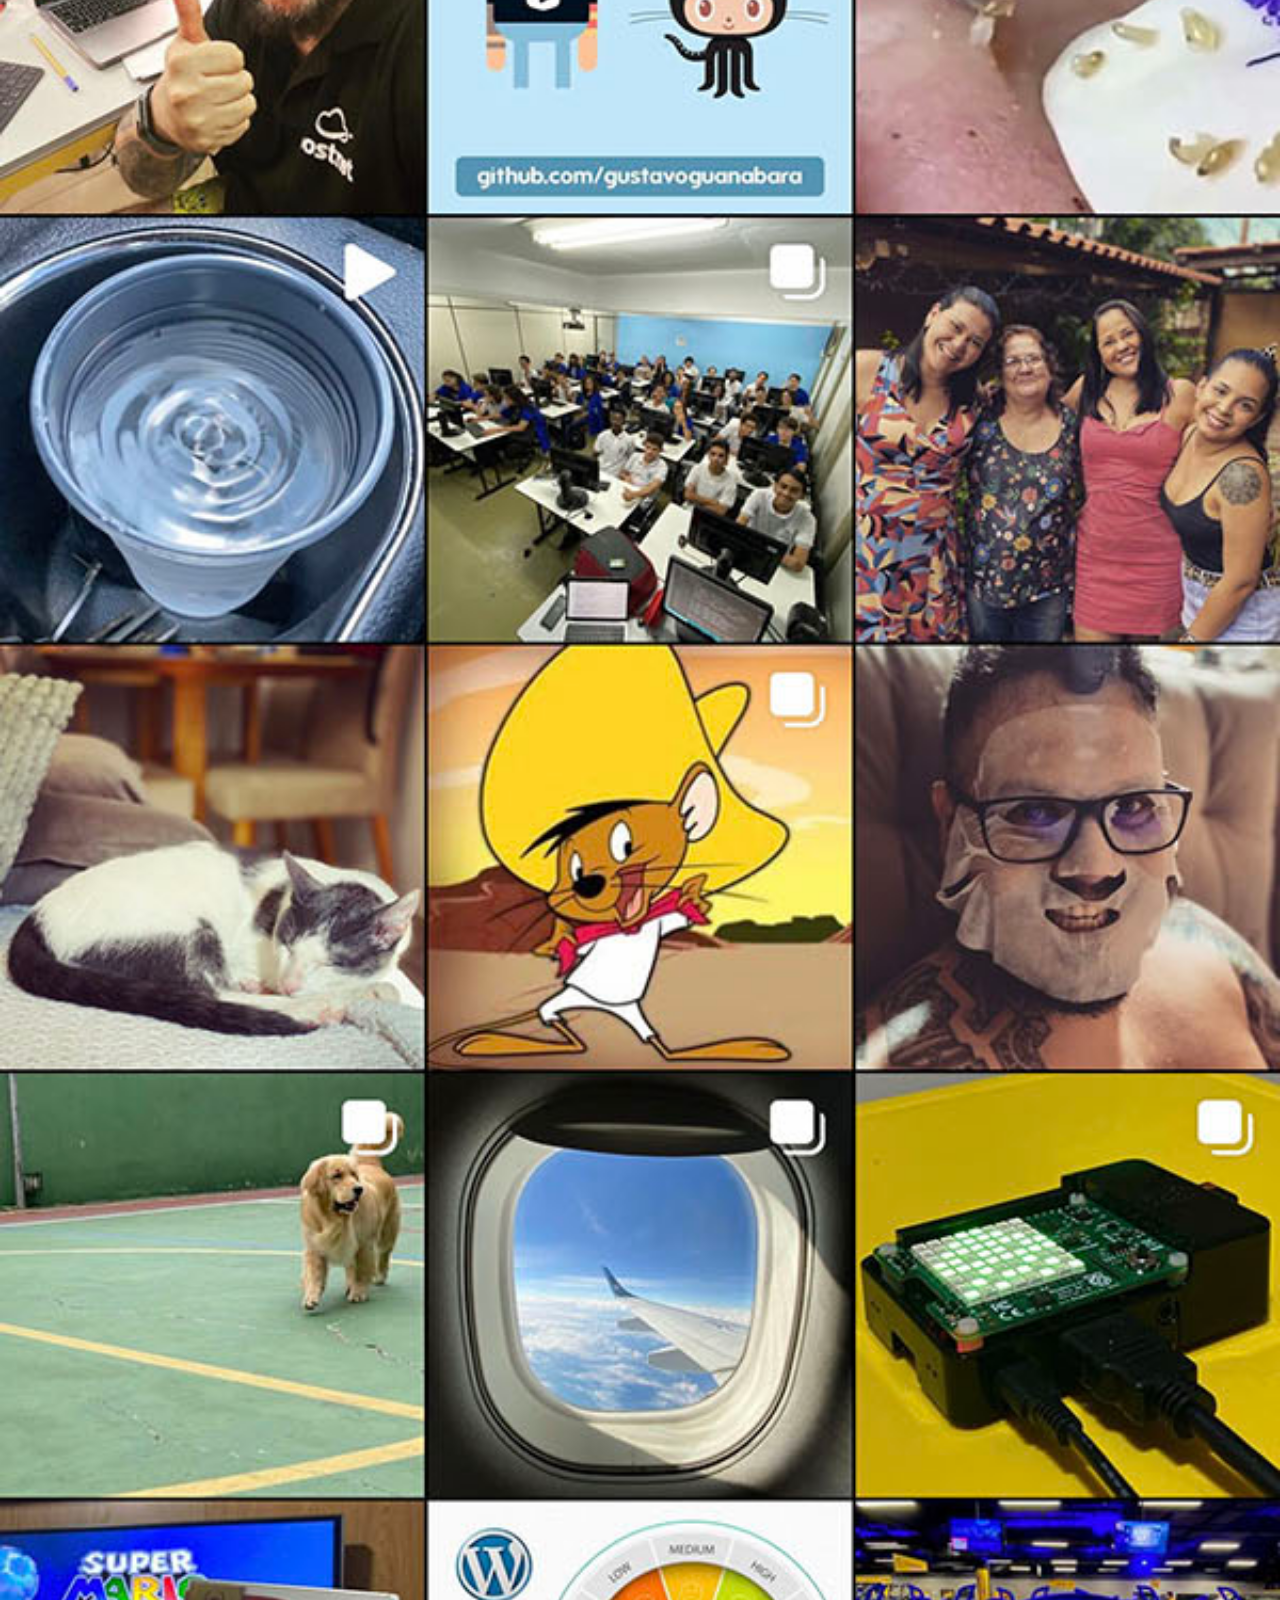
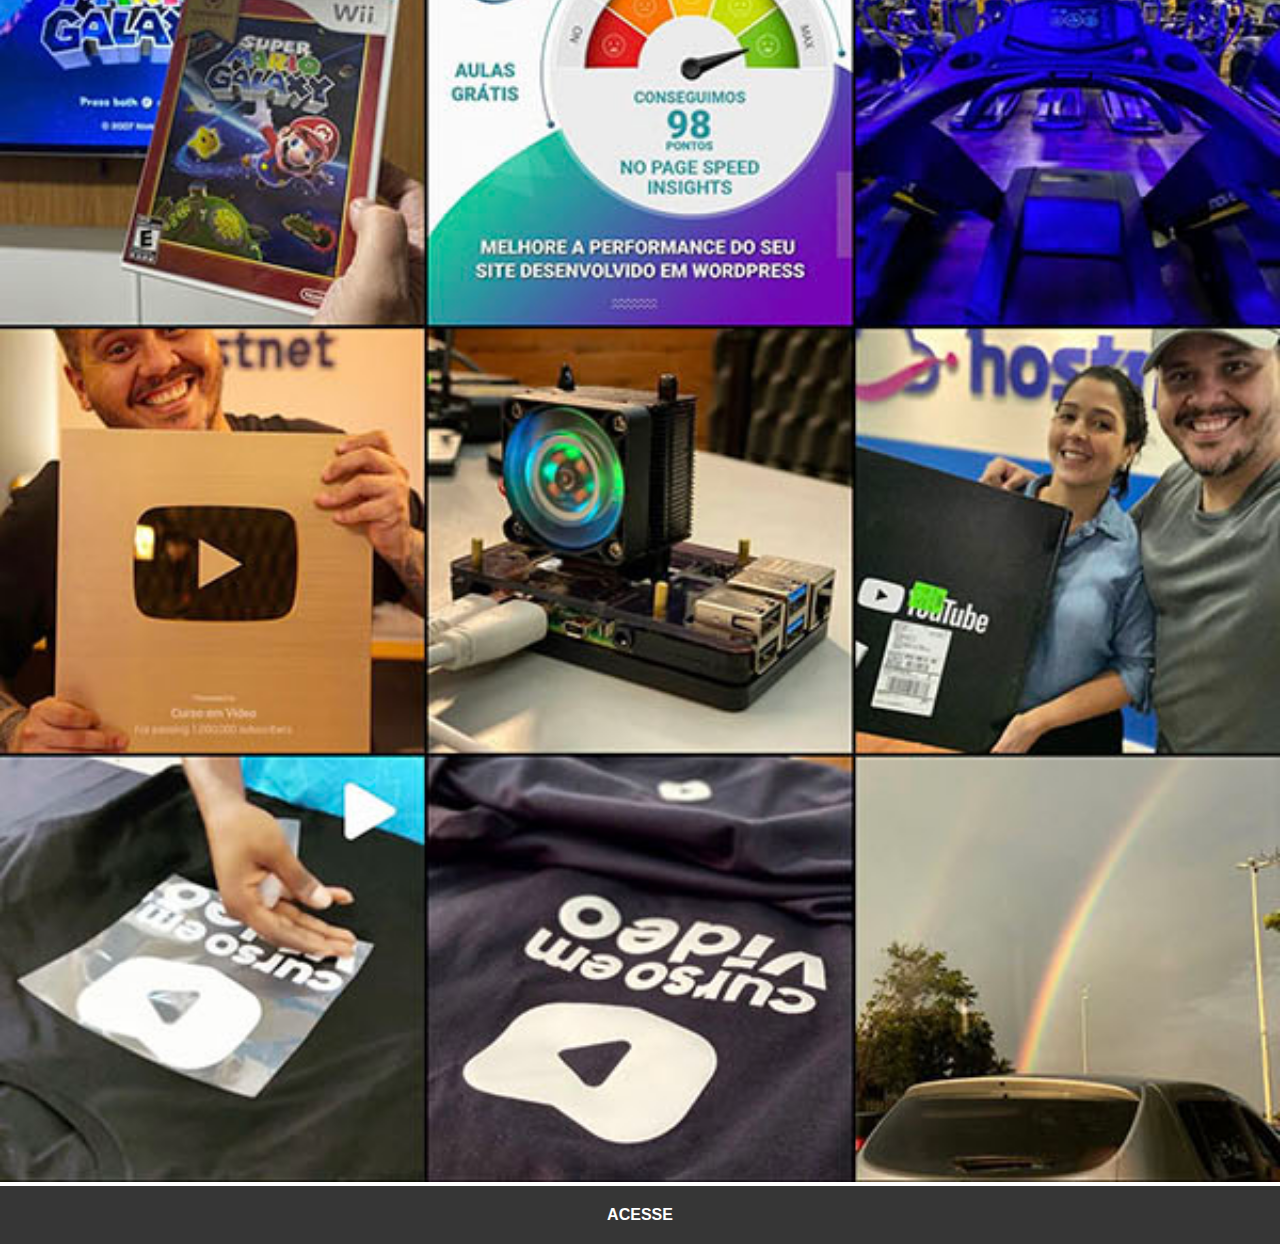
<file: instagram.html>
<!DOCTYPE html>
<html lang="pt-br">
<head>
    <meta charset="UTF-8">
    <meta name="viewport" content="width=device-width, initial-scale=1.0">
    <title>YouTube</title>
    <link rel="stylesheet" href="estilos/social.css">
</head>
<body>
    <img src="imagens/tela-instagram.jpg" alt="YouTube">
    <a href="https://www.instagram.com/cursoemvideo" target="_blank">ACESSE</a>
</body>
</html>
</file>
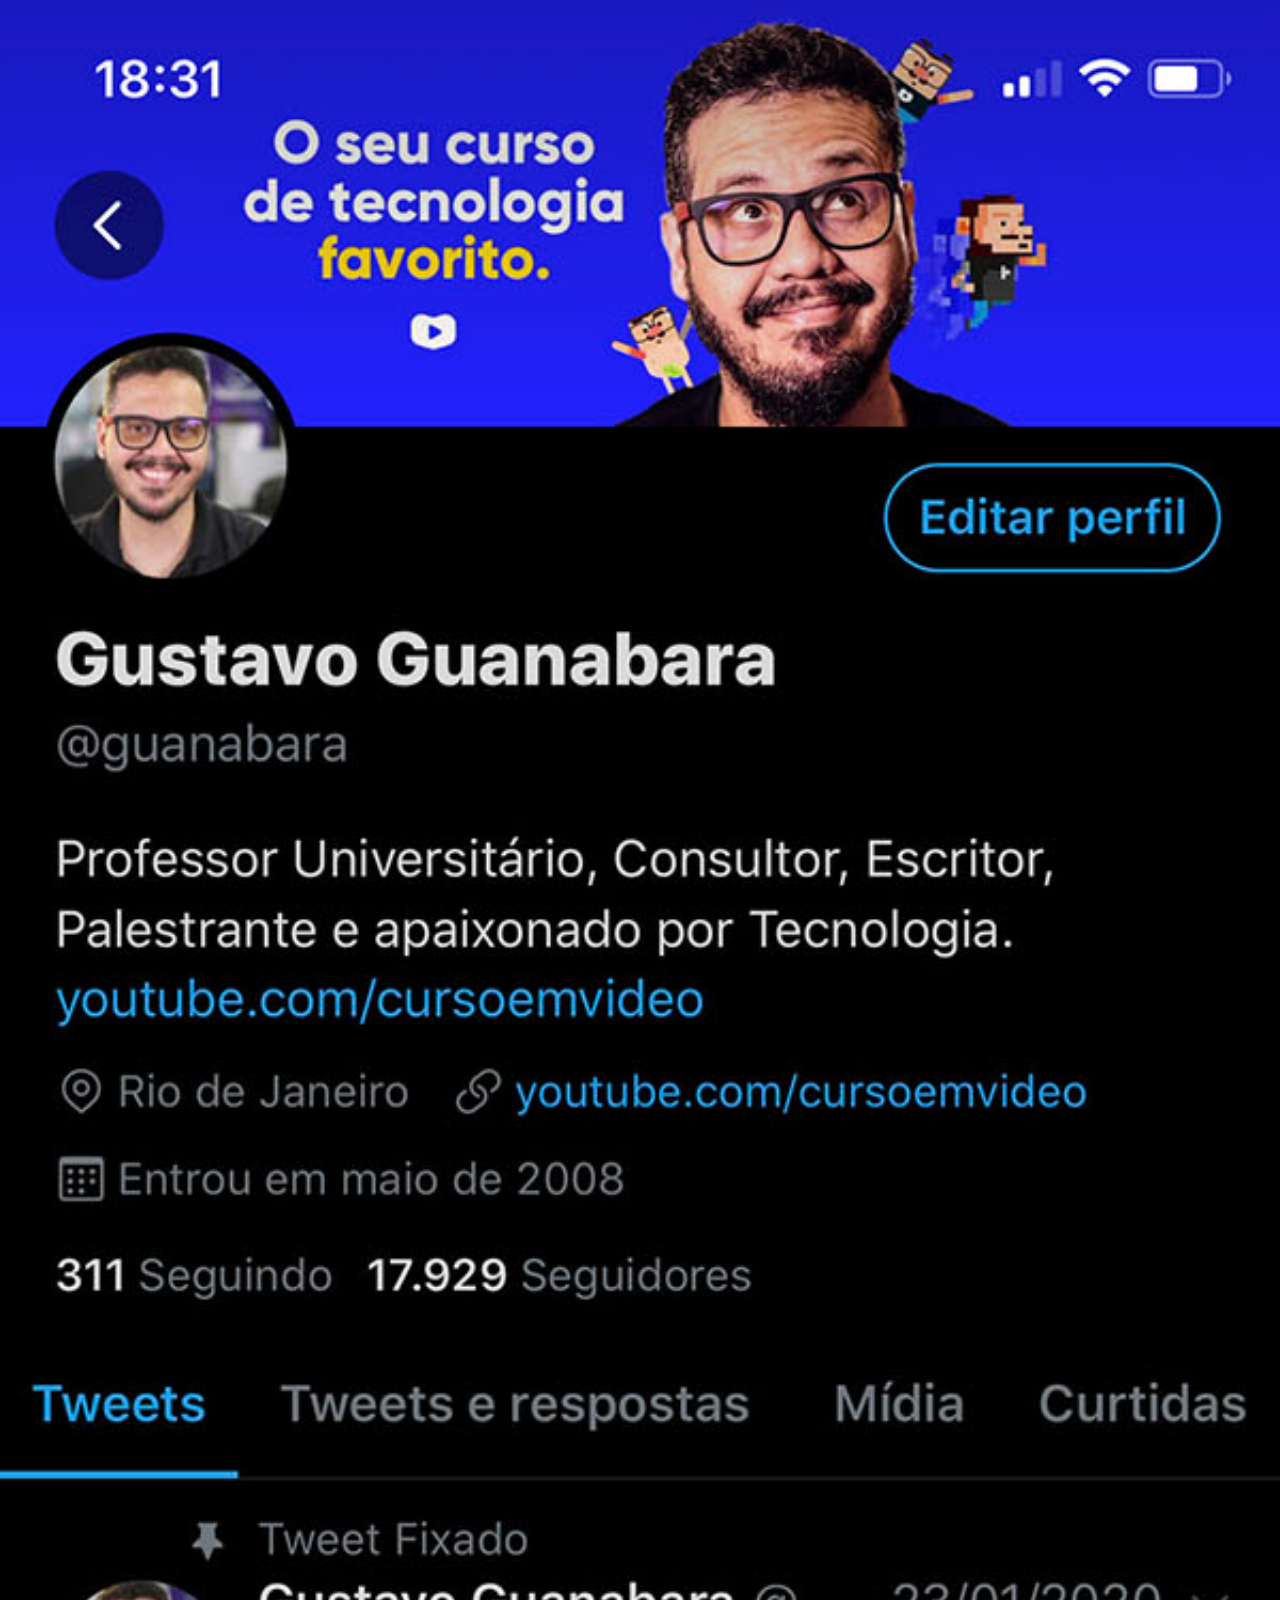
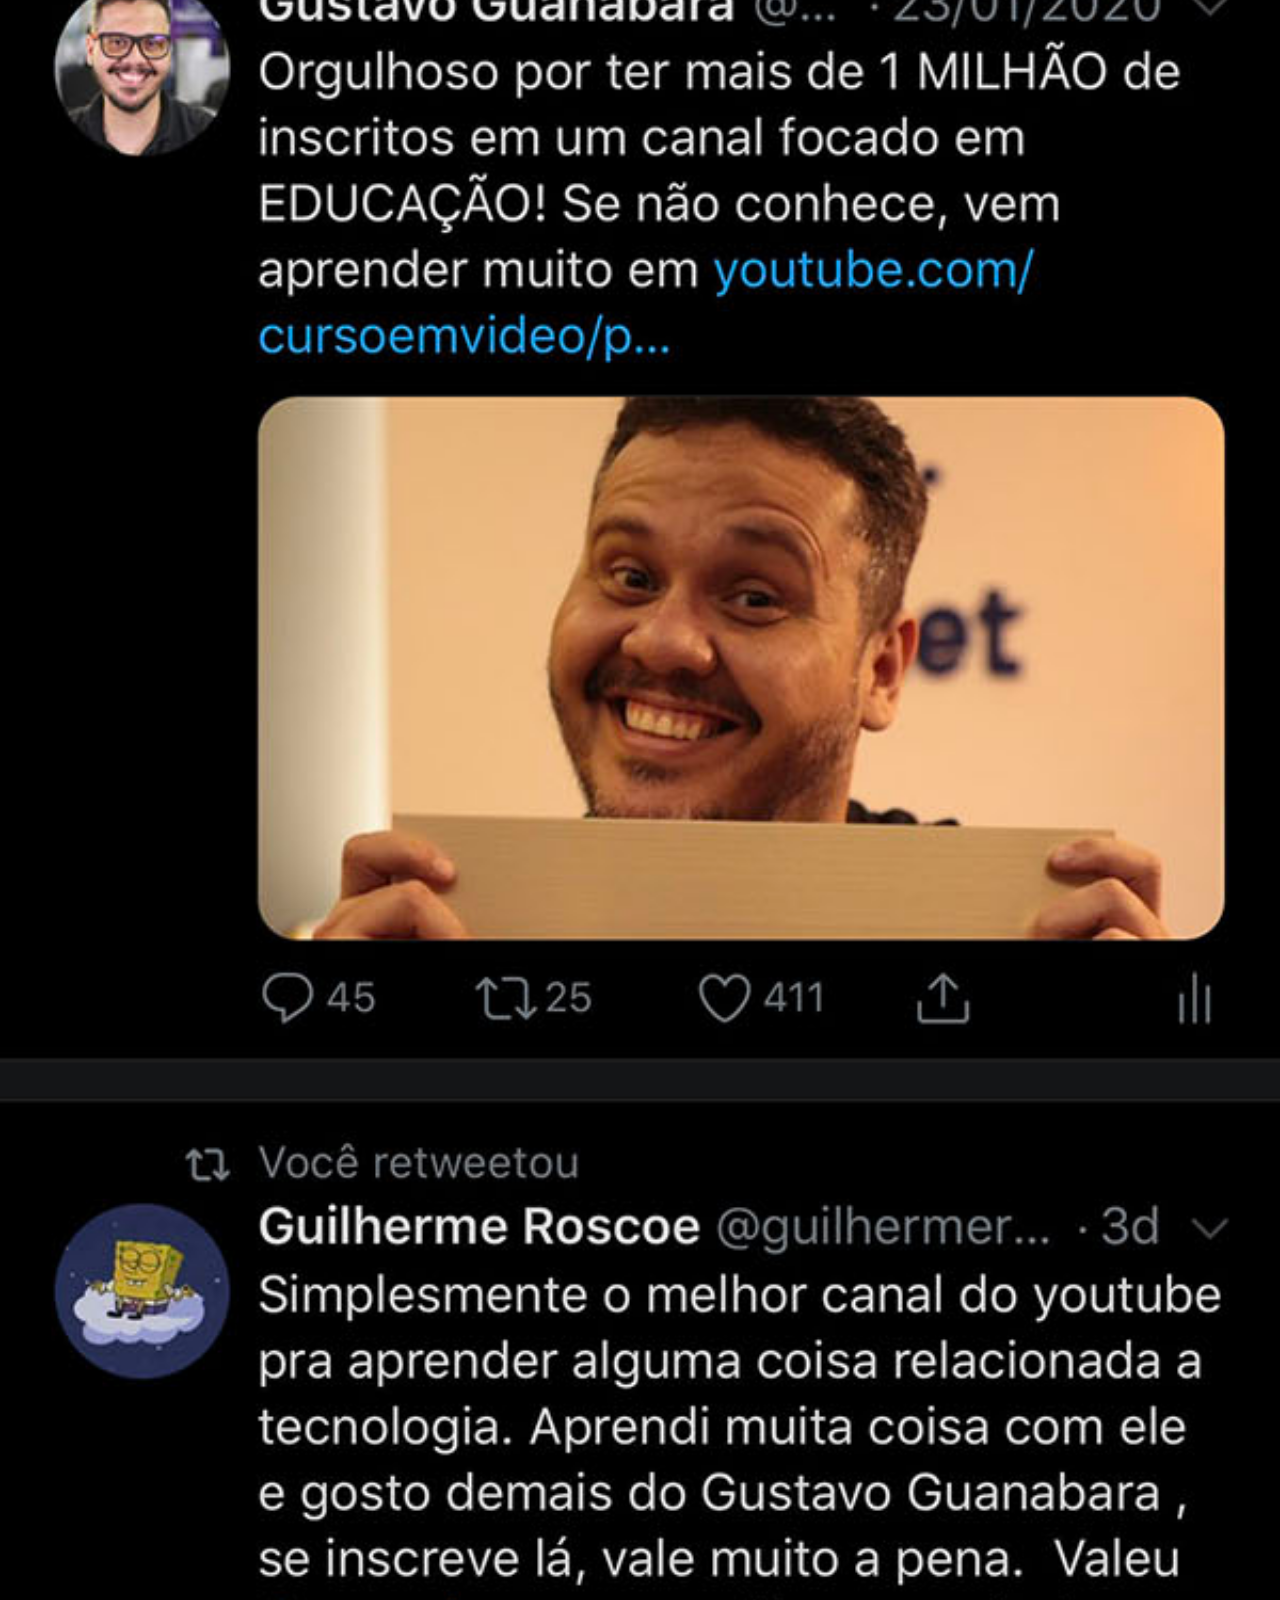
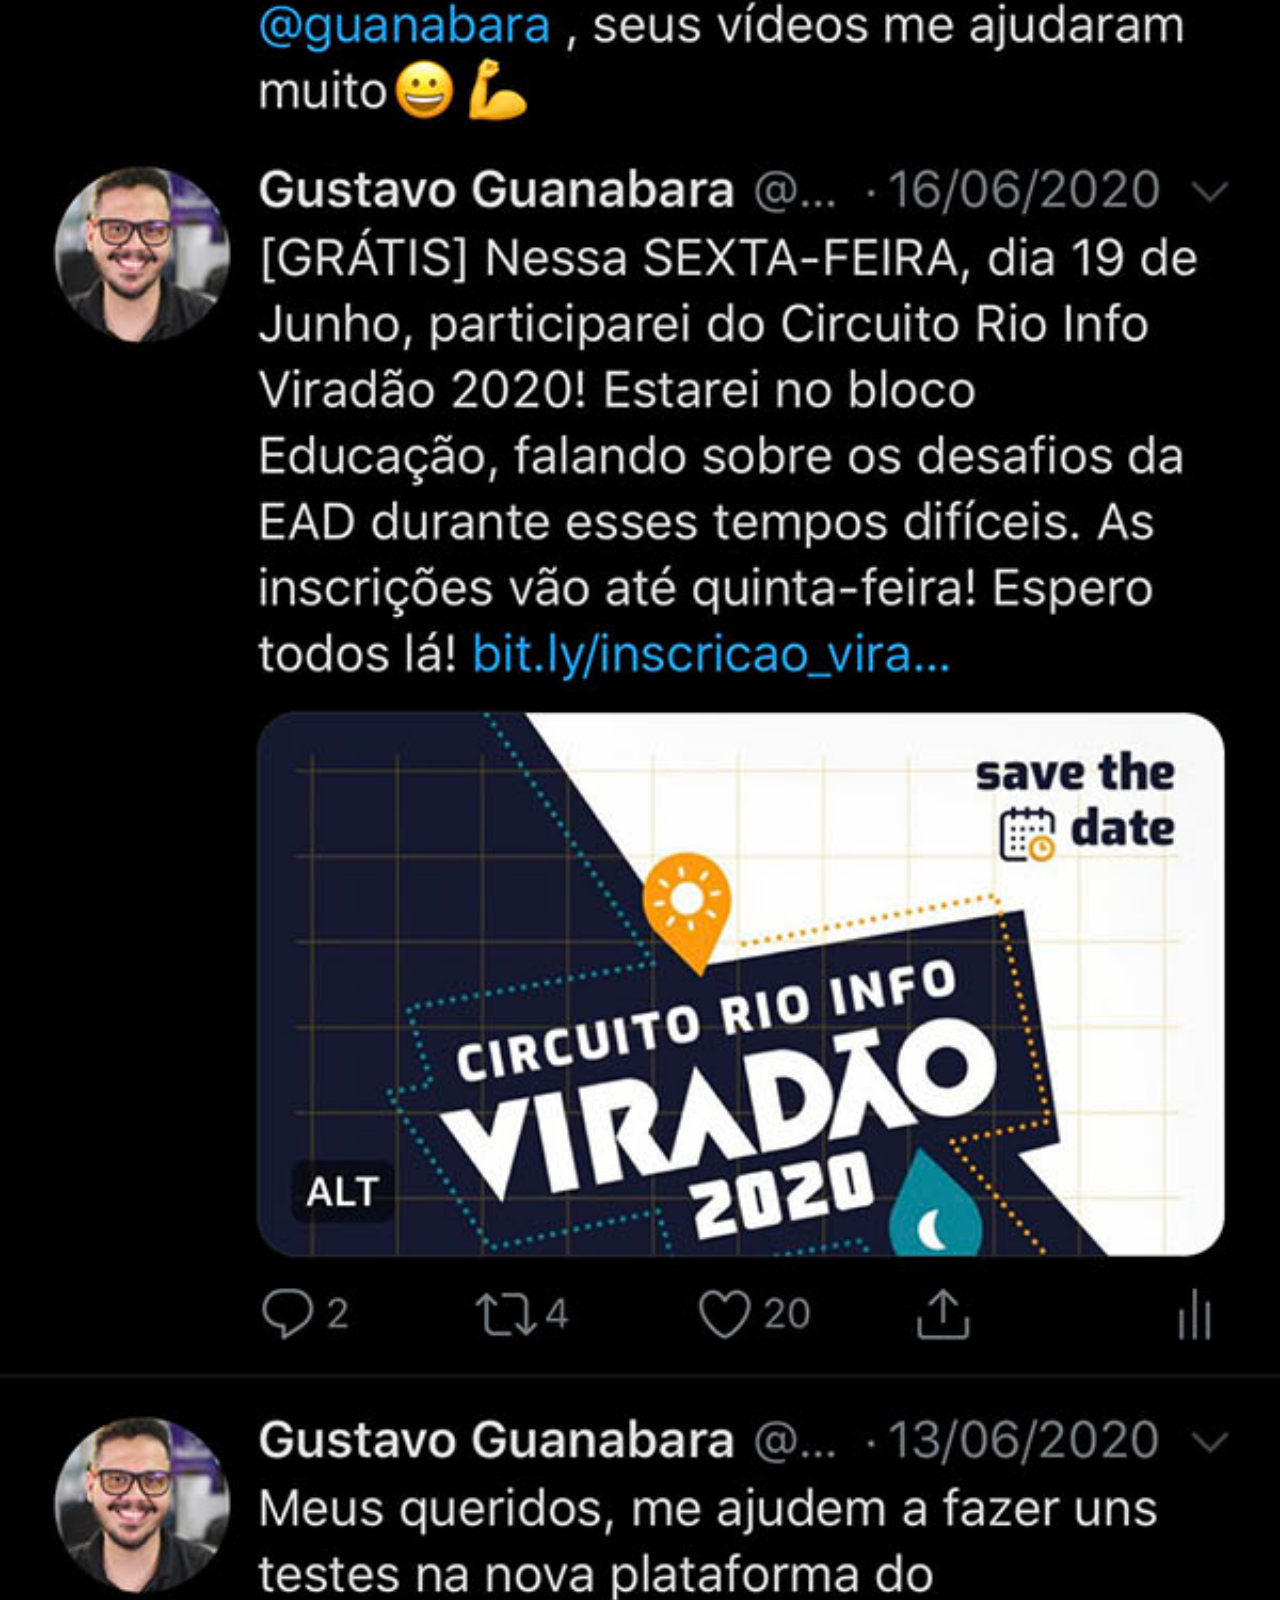
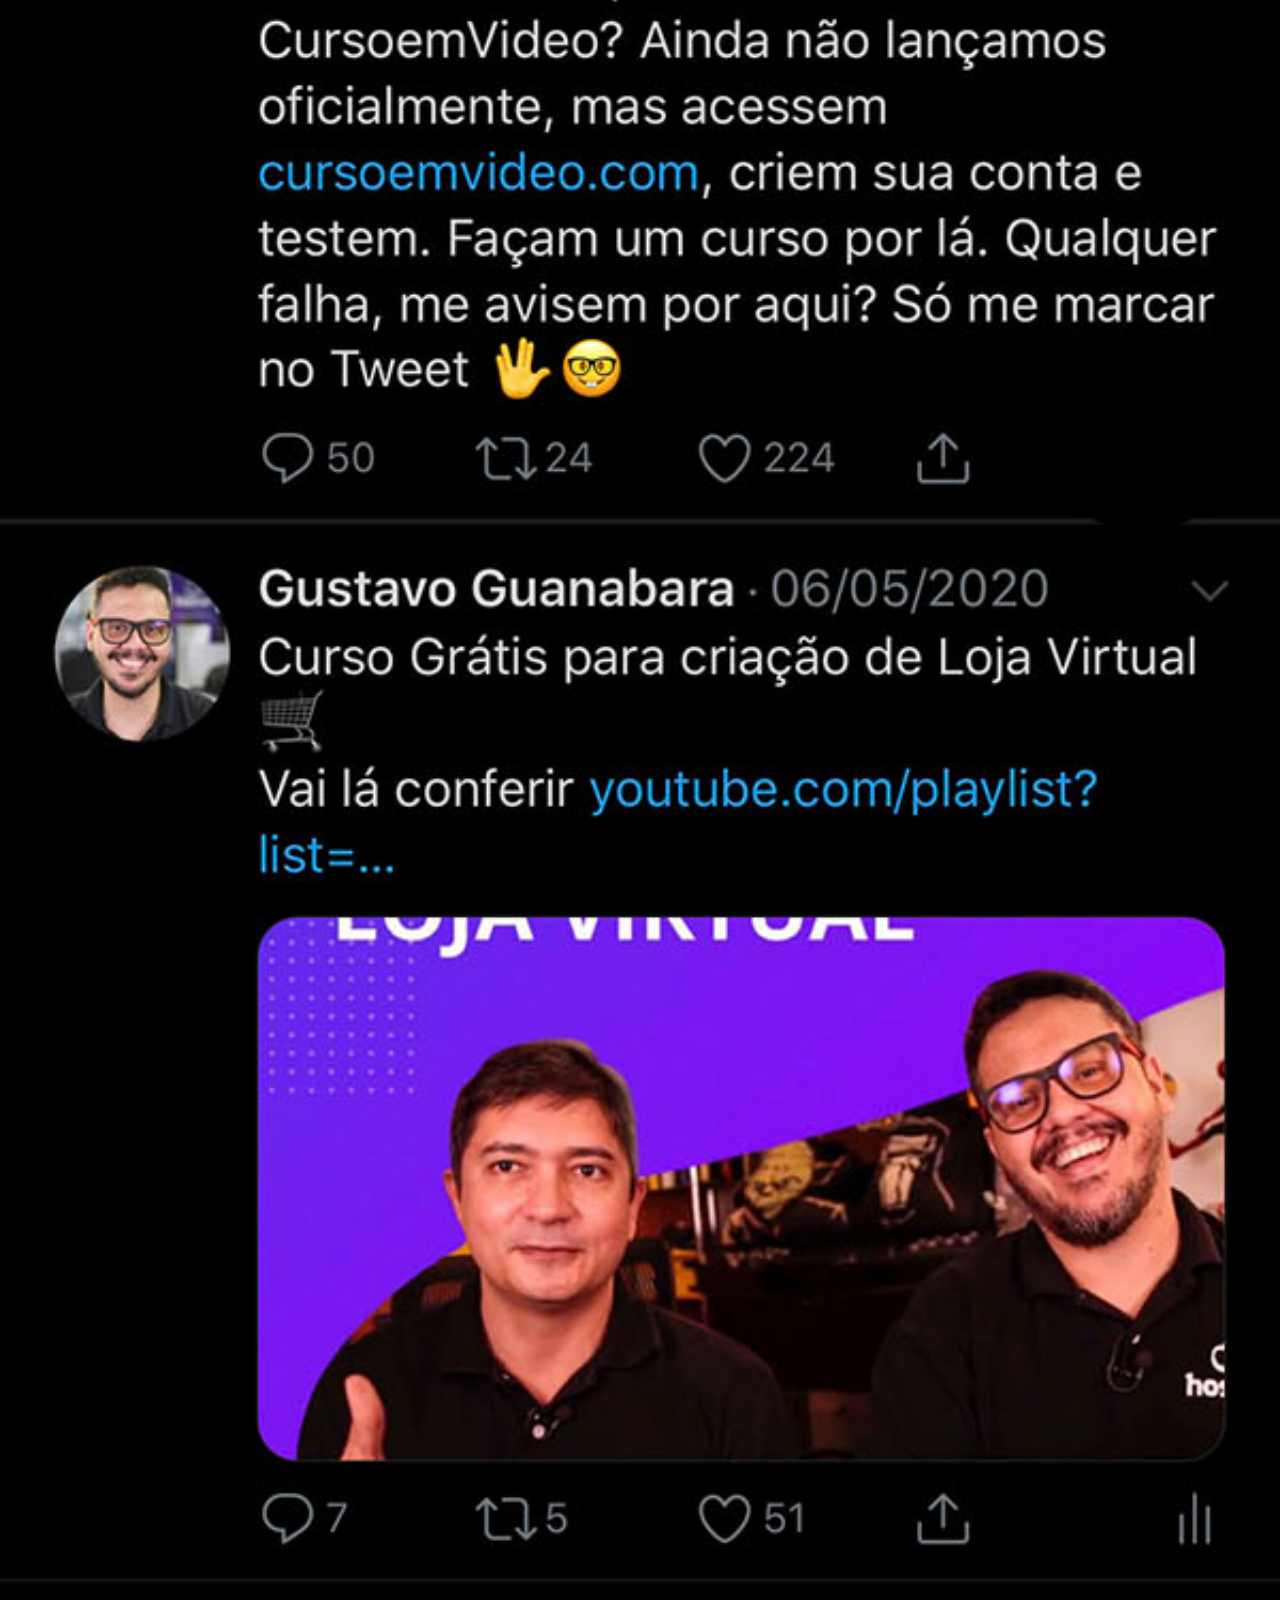
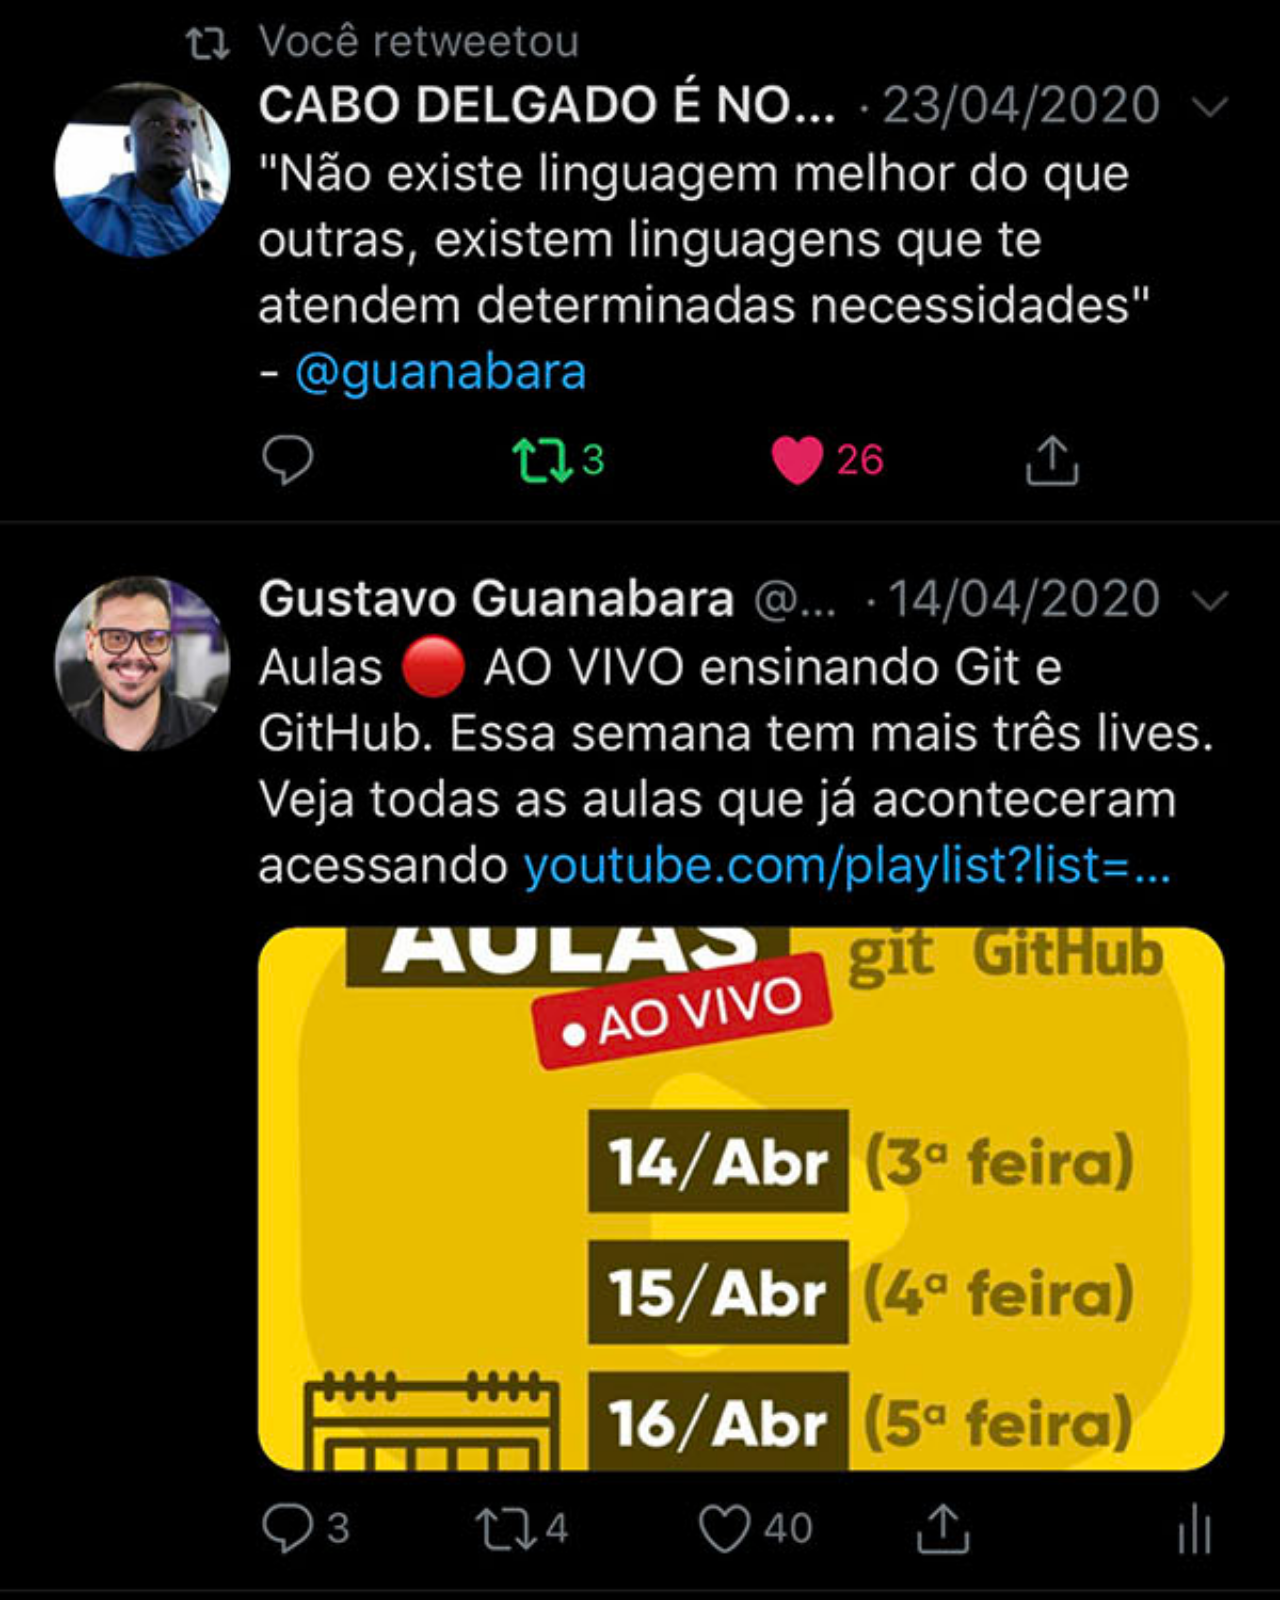
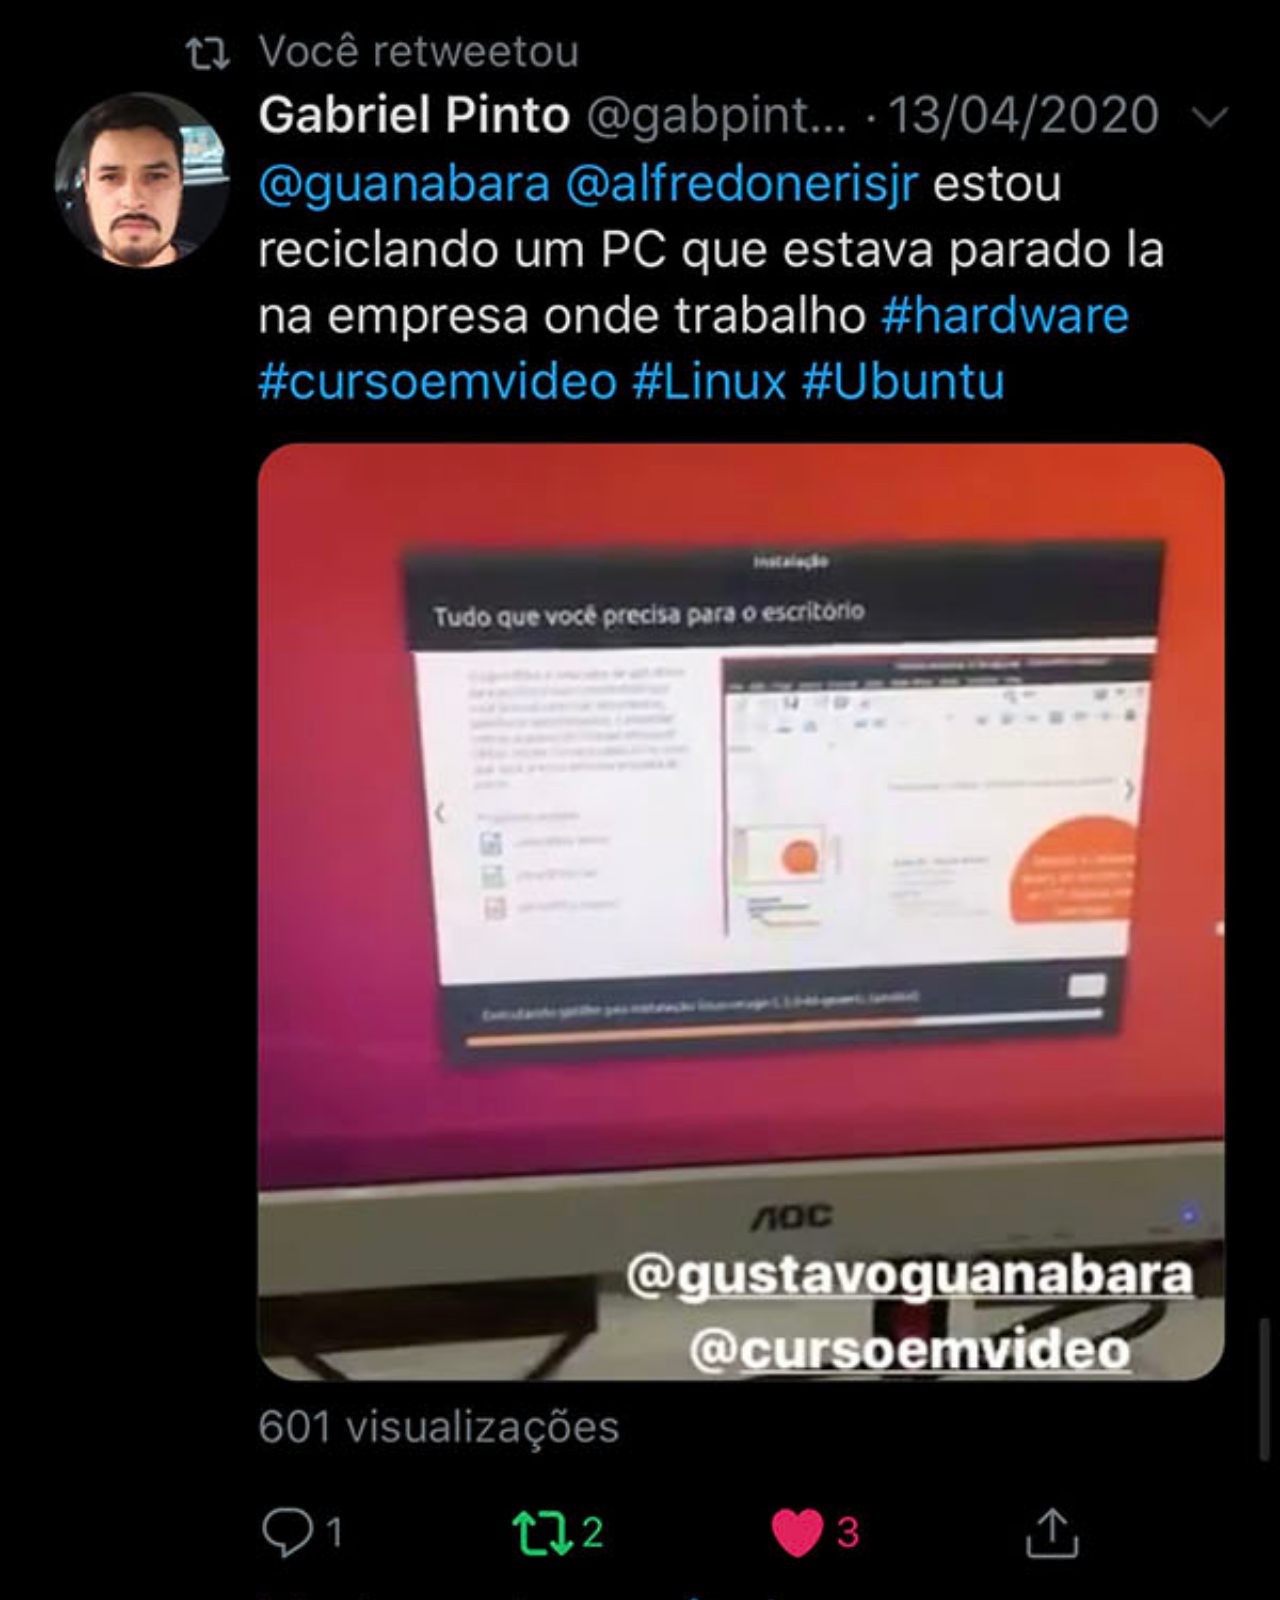
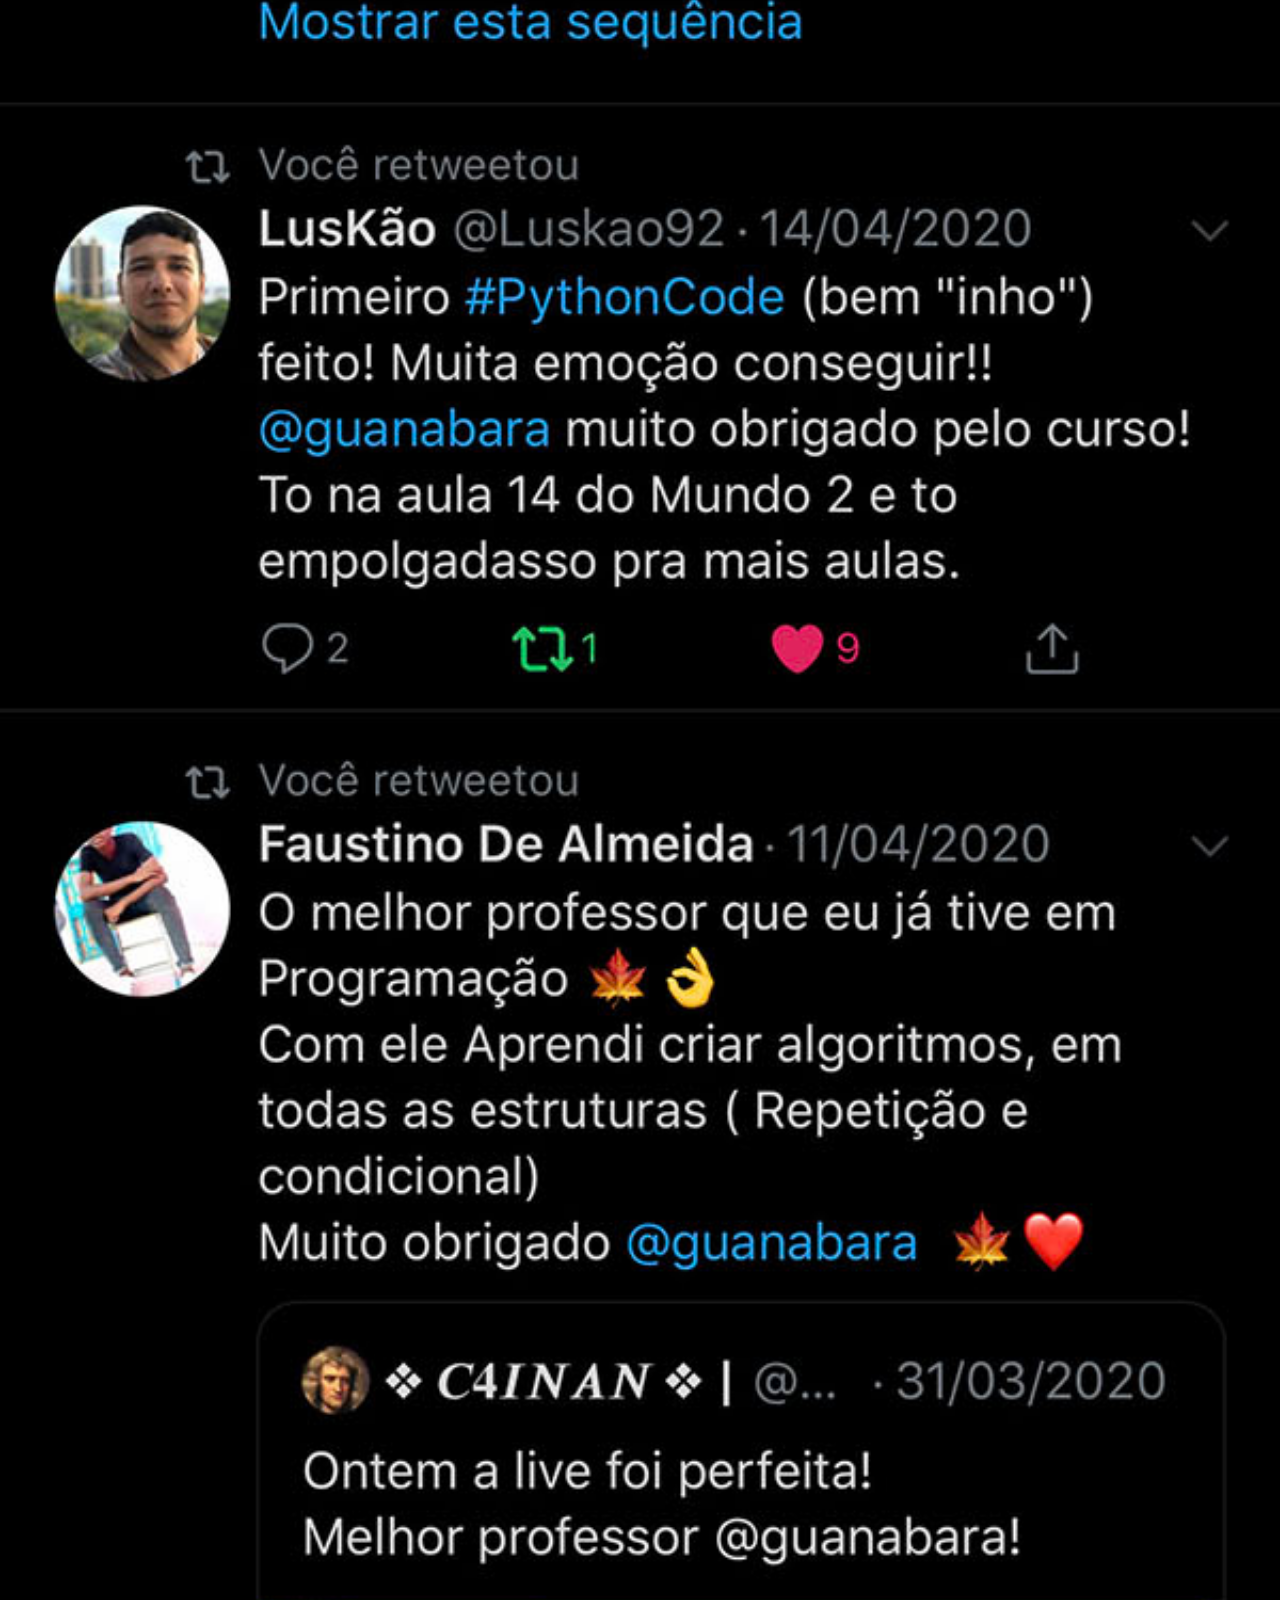
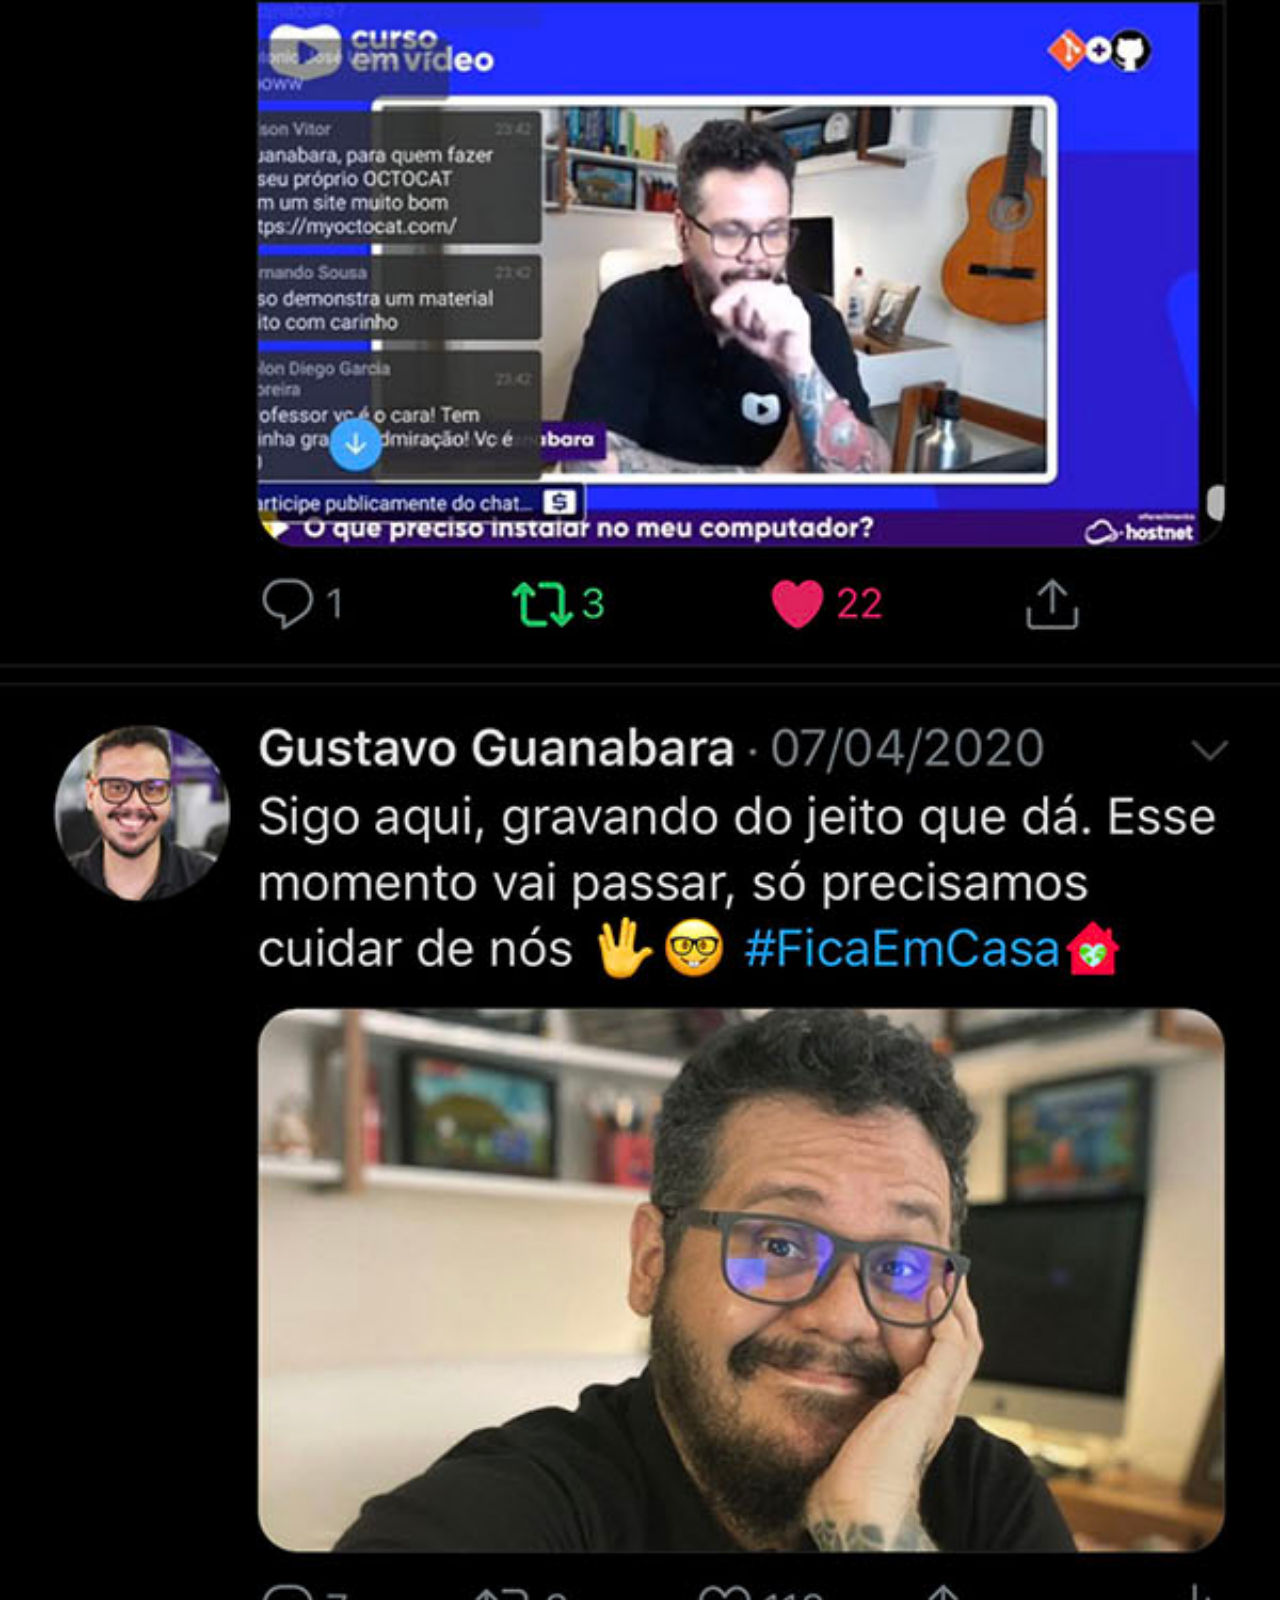
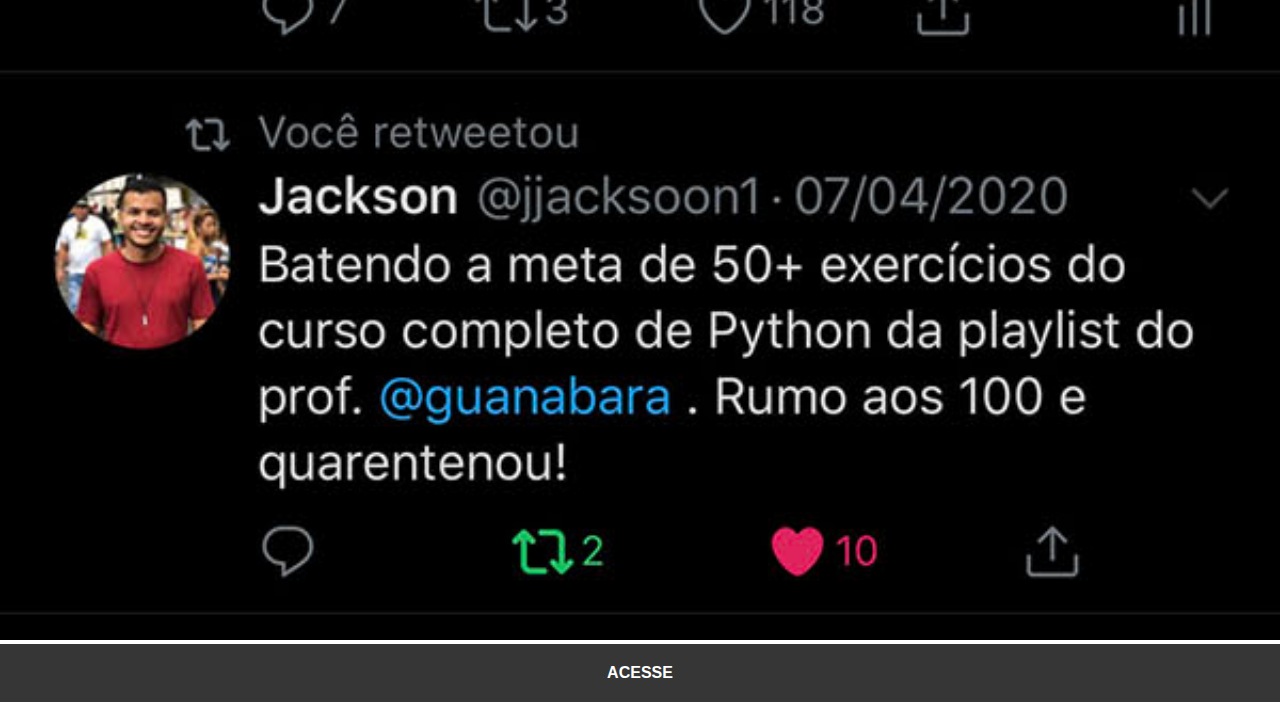
<file: twitter.html>
<!DOCTYPE html>
<html lang="pt-br">
<head>
    <meta charset="UTF-8">
    <meta name="viewport" content="width=device-width, initial-scale=1.0">
    <title>YouTube</title>
    <link rel="stylesheet" href="estilos/social.css">
</head>
<body>
    <img src="imagens/tela-twitter.jpg" alt="YouTube">
    <a href="https://www.twitter.com/guanabara" target="_blank">ACESSE</a>
</body>
</html>
</file>
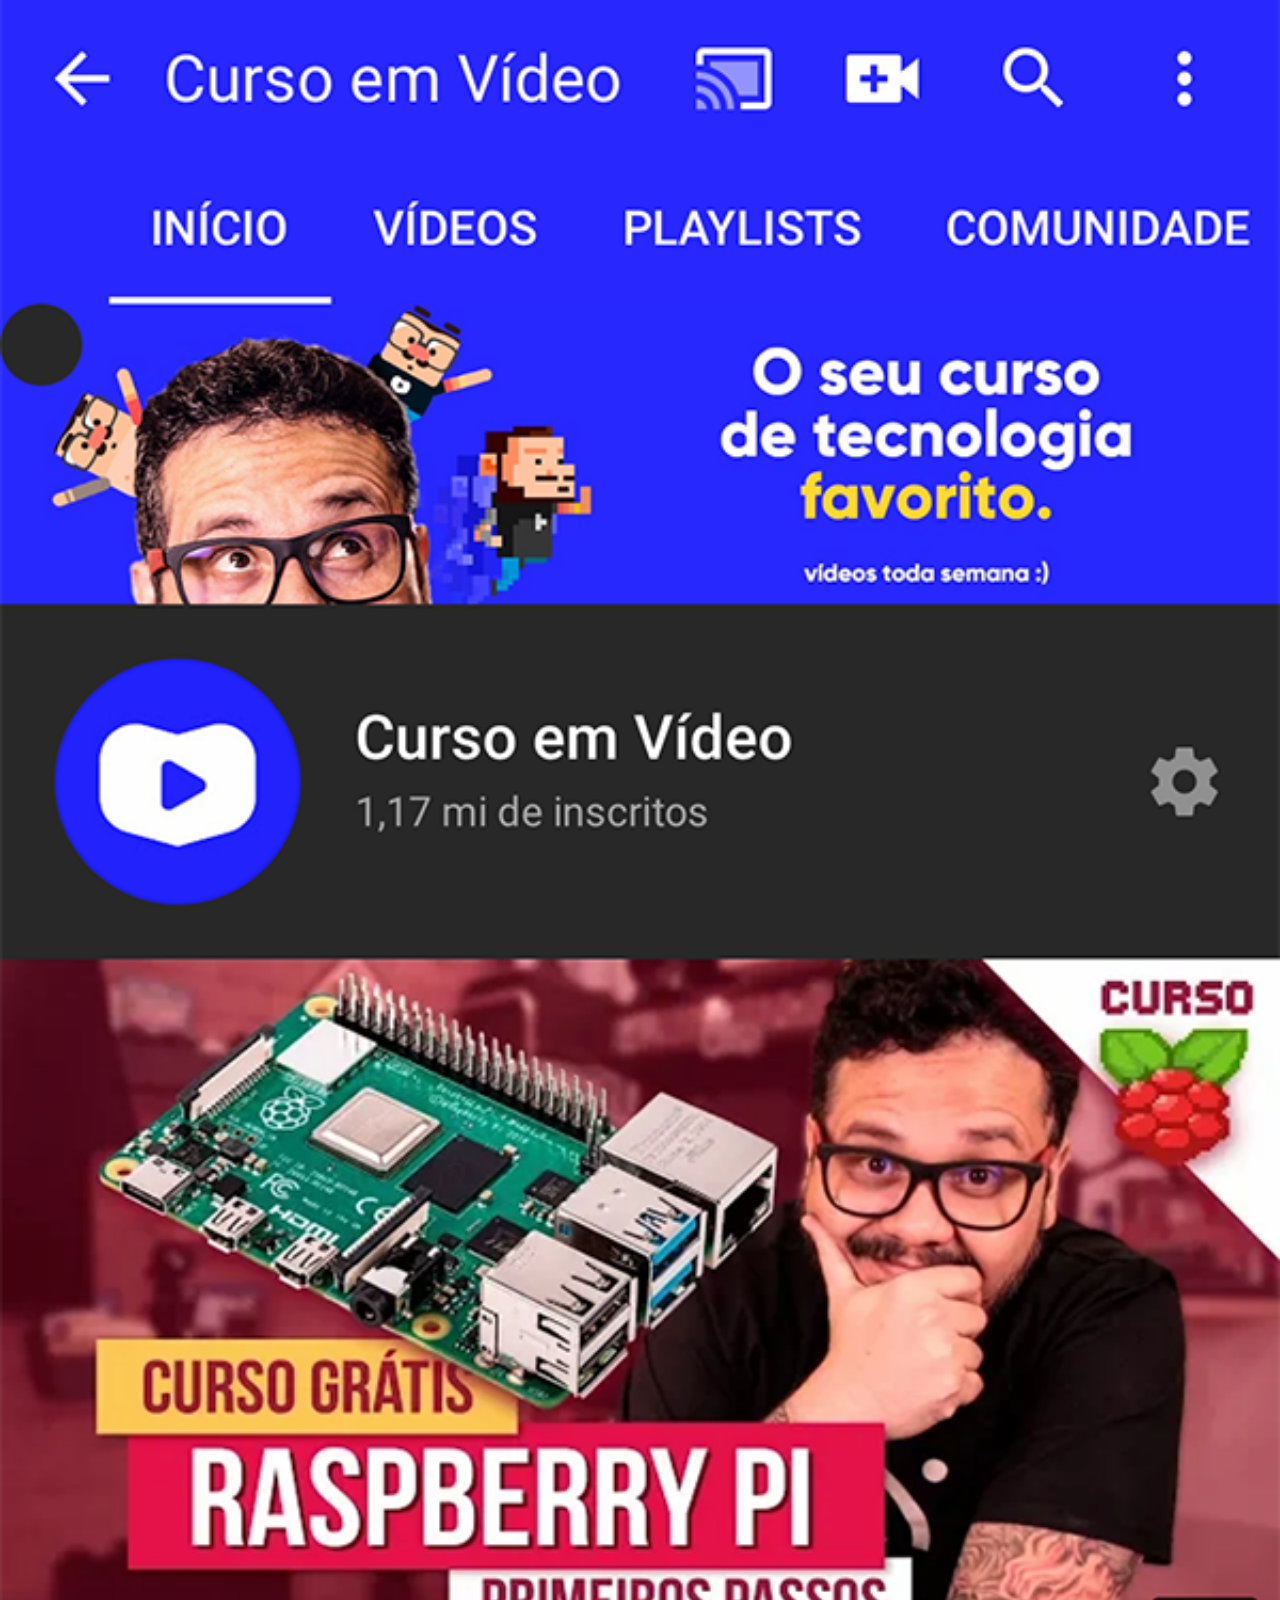
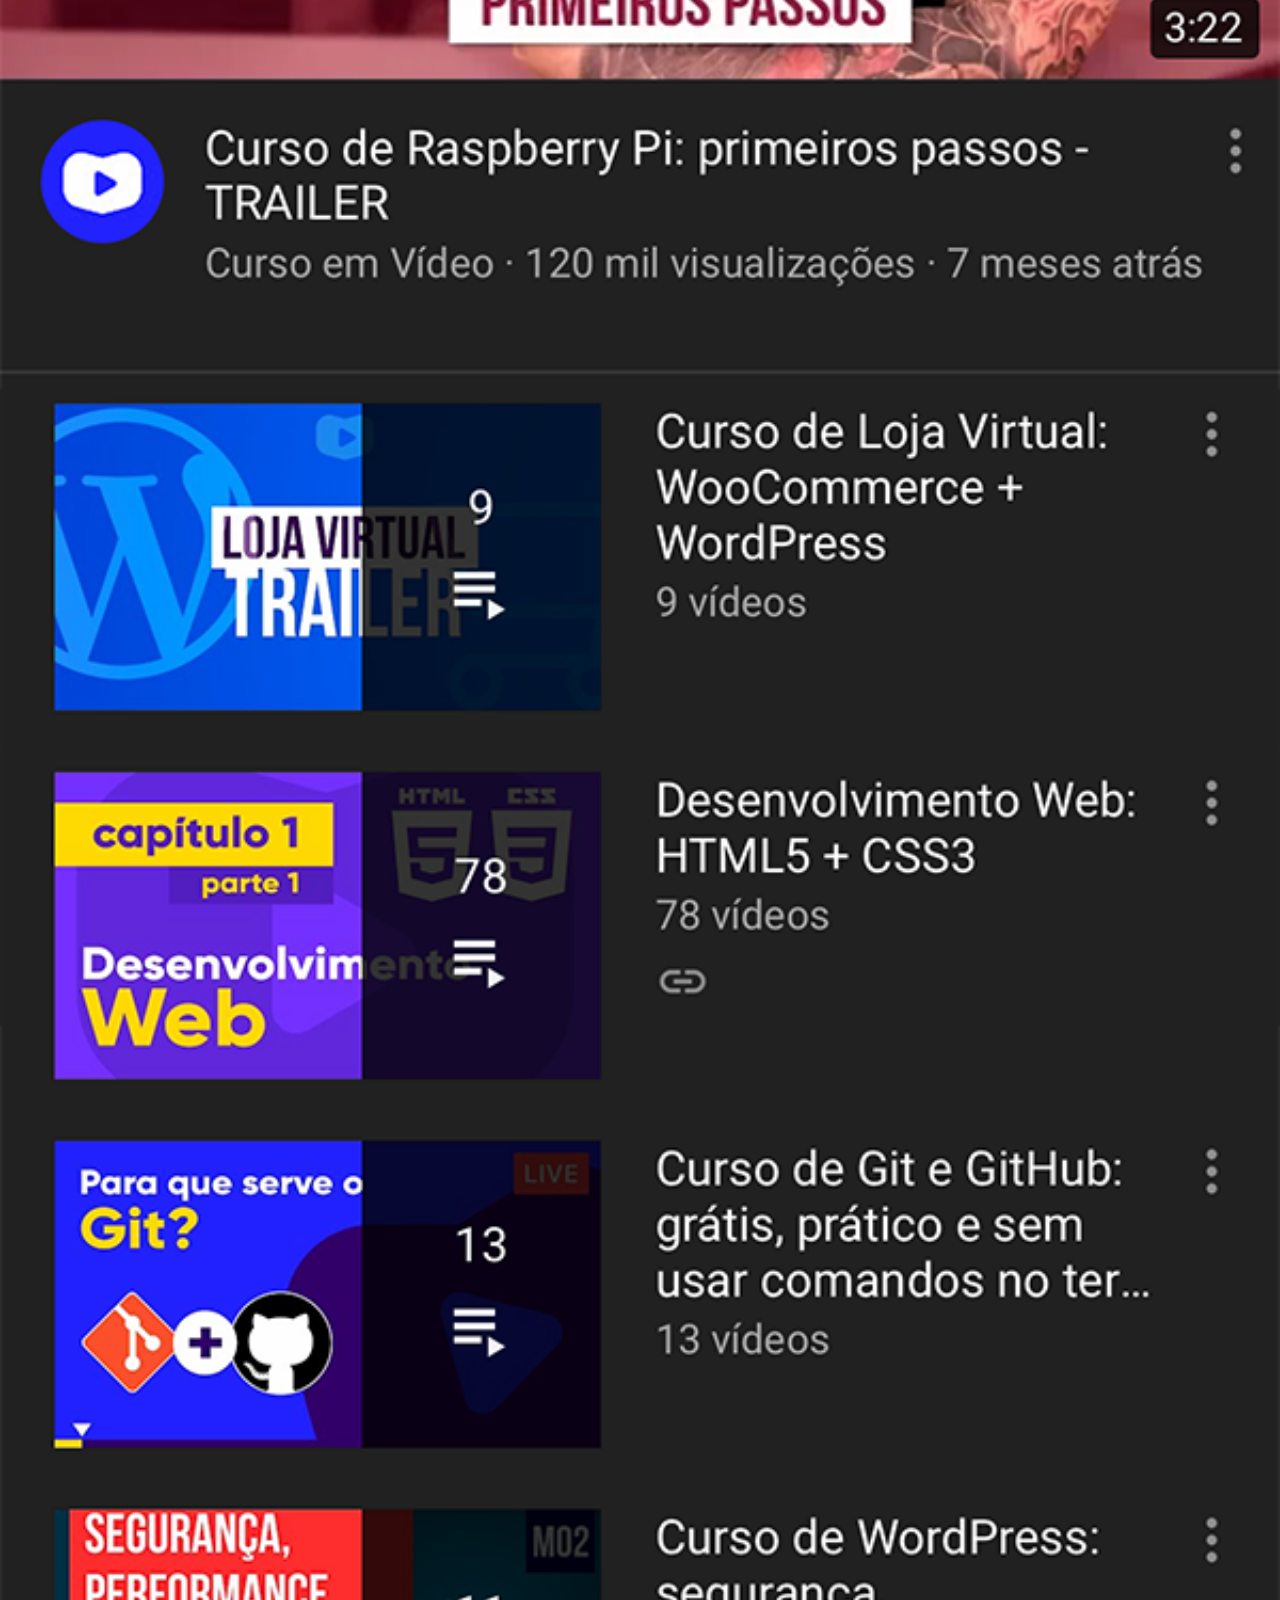
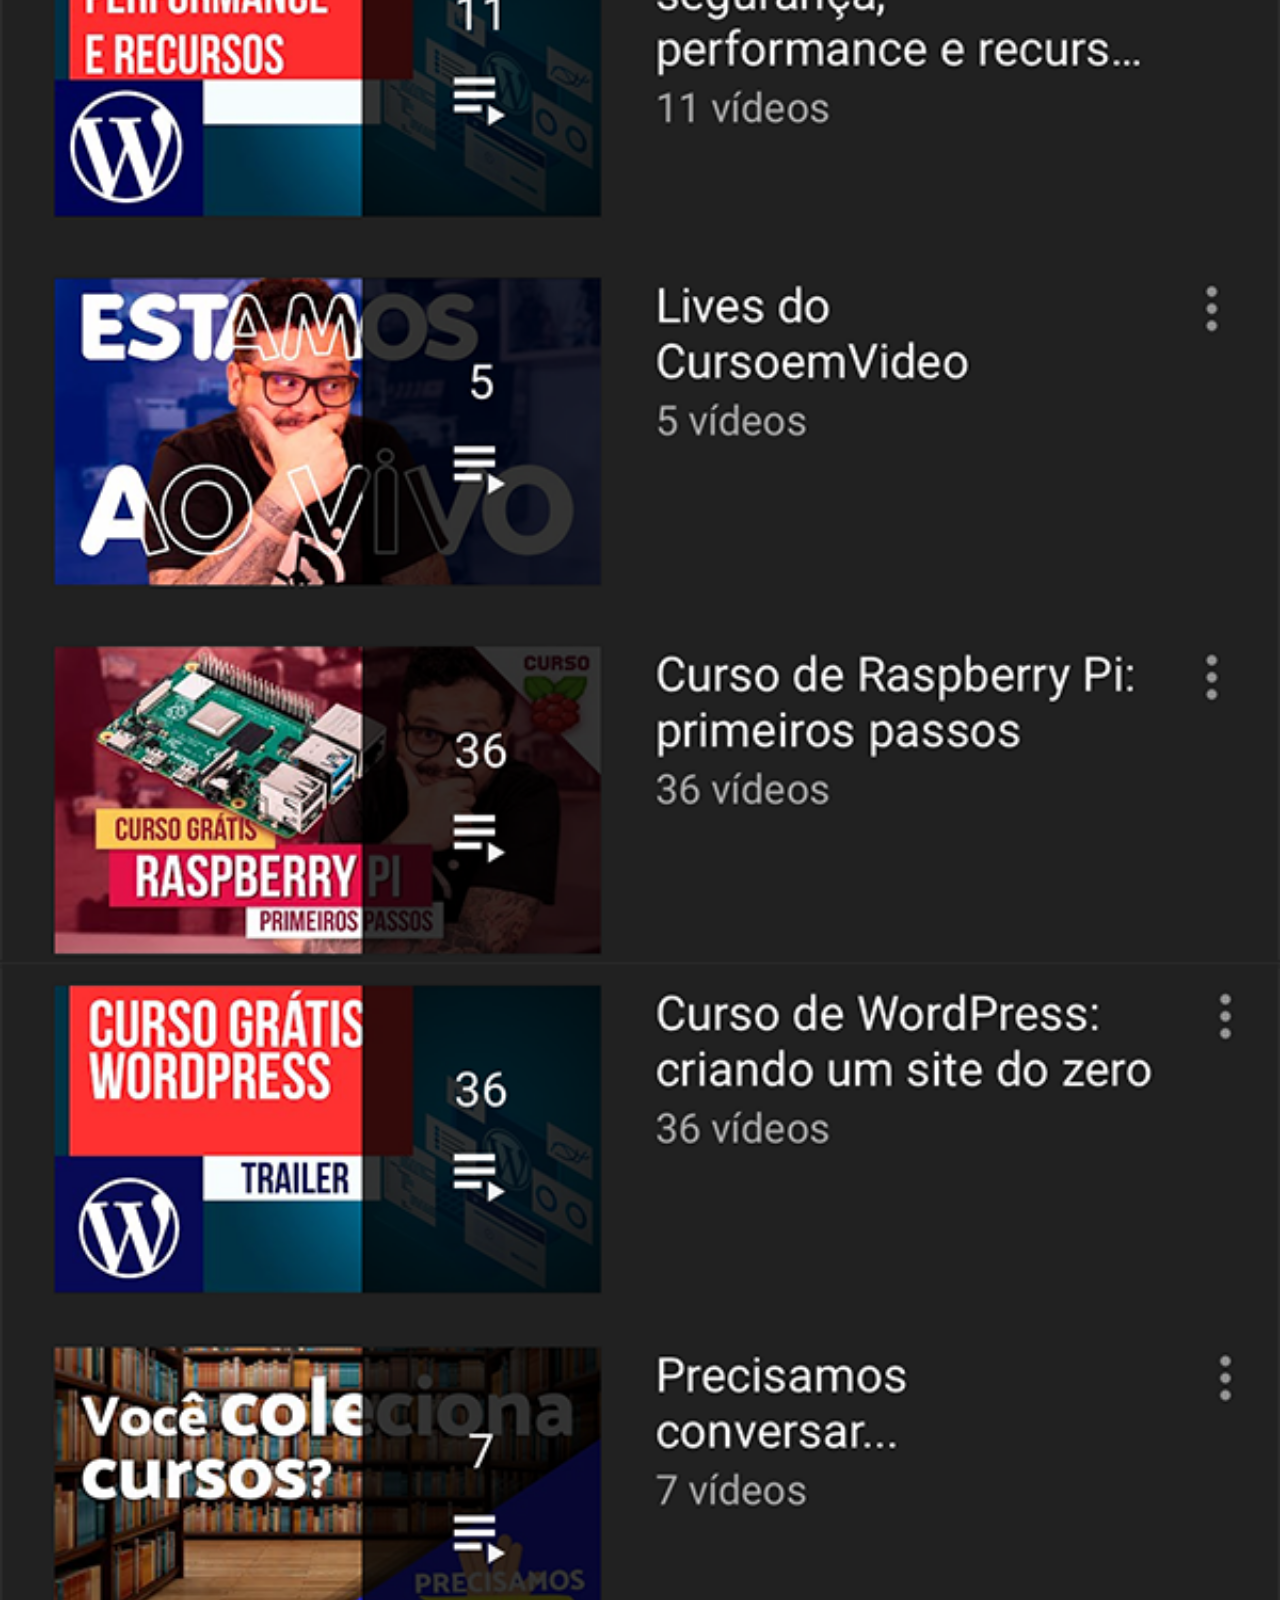
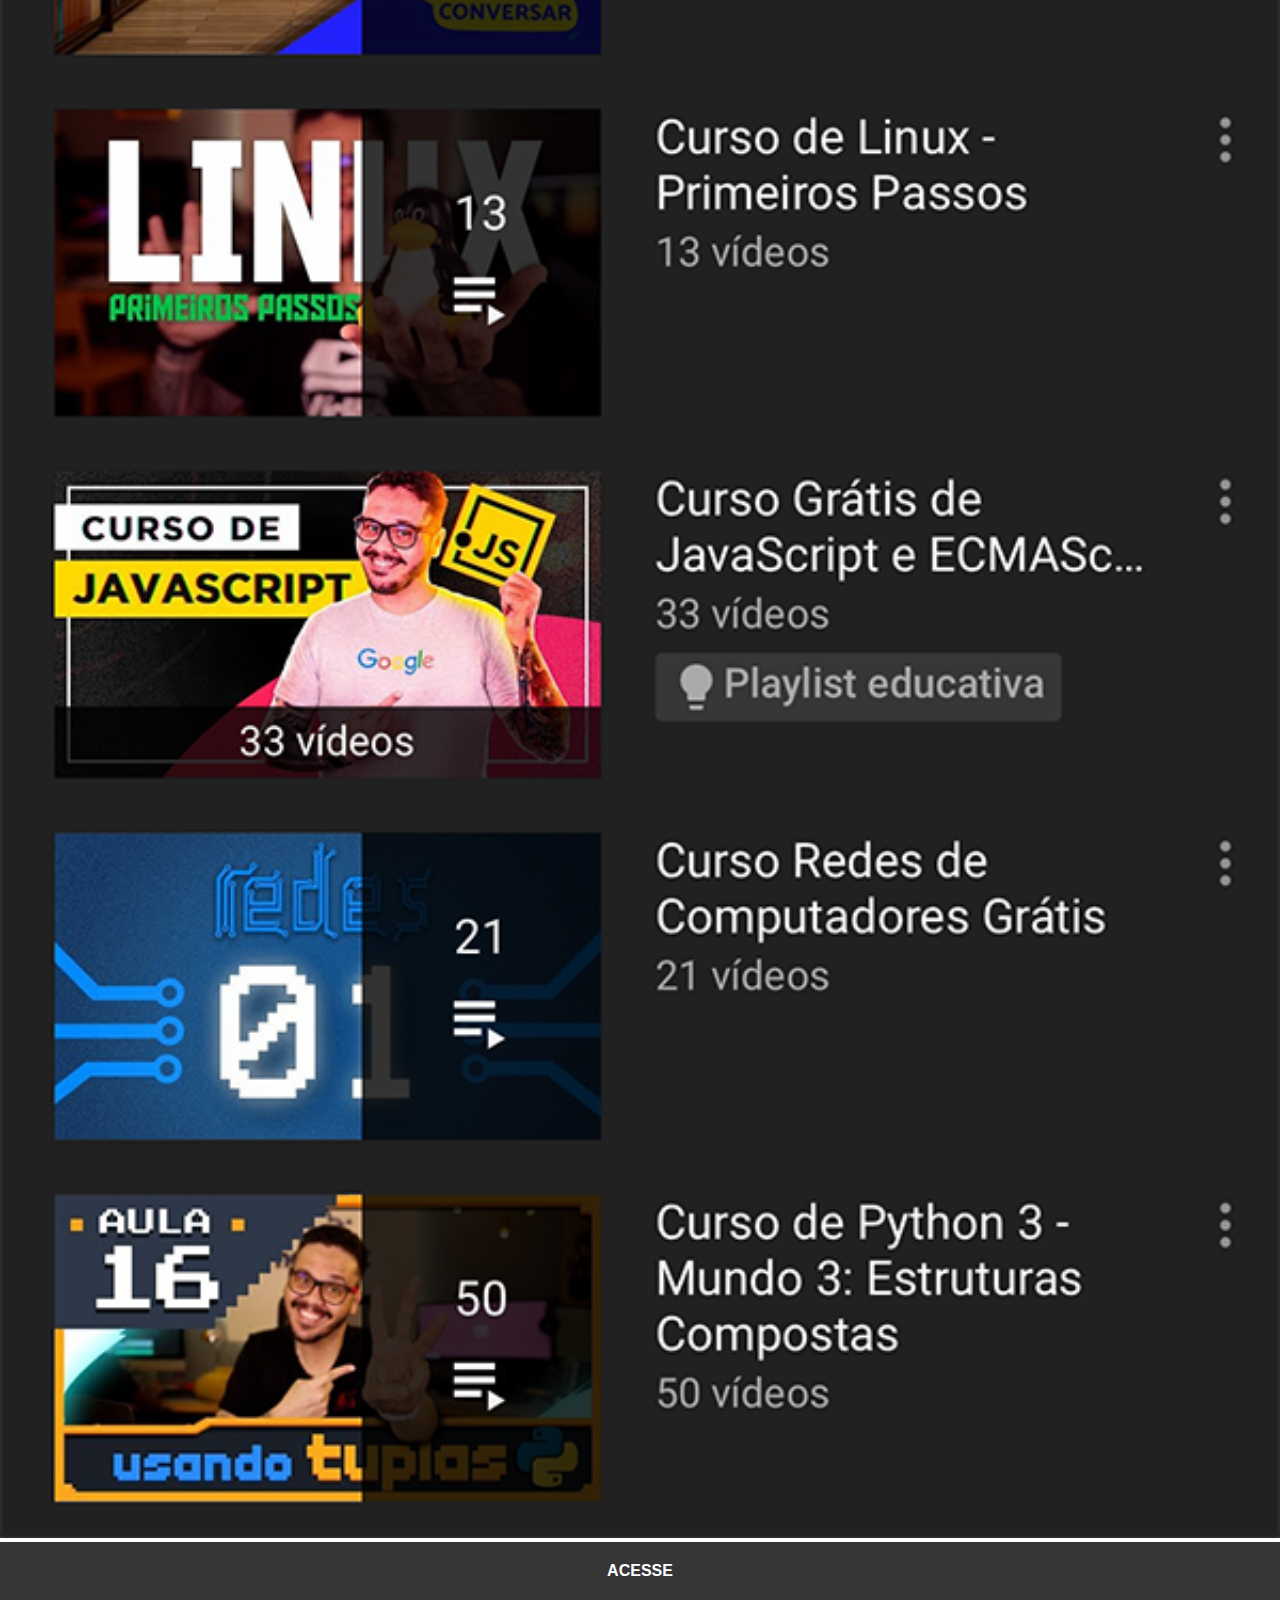
<file: youtube.html>
<!DOCTYPE html>
<html lang="pt-br">
<head>
    <meta charset="UTF-8">
    <meta name="viewport" content="width=device-width, initial-scale=1.0">
    <title>YouTube</title>
    <link rel="stylesheet" href="estilos/social.css">
</head>
<body>
    <img src="imagens/tela-youtube.png" alt="YouTube">
    <a href="https://www.youtube.com/cursoemvideo" target="_blank">ACESSE</a>
</body>
</html>
</file>
<file: estilos/style.css>
@charset "UTF-8";

* {
    margin: 0px;
    padding: 0px;
    font-family: Arial, Helvetica, sans-serif;
}

html, body {
    height: 100vh;
    width: 100vw;
    background-color: rgb(65, 65, 65);
}

body {
    background: url(../imagens/fundo-madeira.jpg) no-repeat top center;
    background-size: cover;
    background-attachment: fixed;
}

main {
    position: relative;
    height: 100vh;
}

section#celular {
    position: absolute;
    top: 50%;
    left: 50%;
    transform: translate(-50%, -50%);
    height: 627px;
    width: 311px;  
    background: url(../imagens/frame-iphone.png) no-repeat;   
}

section#redes-sociais {
    padding: 10px;
    position: absolute;
    left: 100%;
    transform: translate(-100%, -0%);
}

section#redes-sociais img {
    width: 50px;
    margin: 10px;
    border-radius: 50%;
    box-shadow: 2px 2px 5px rgba(0, 0, 0, 0.349);
    box-sizing: border-box;
    display: block;
}

section#redes-sociais img:hover {
    border: 2px solid rgba(255, 255, 255, 0.534);
    transform: translate(-3px, -3px);
    box-shadow: 5px 5px 10px rgba(0, 0, 0, 0.356);
    transition: transform .3s, border .1s;
}

iframe#tela {
    position: relative;
    top: 80px;
    left: 22px;
    height: 471px;
    width: 267px;
}
</file>
<file: estilos/social.css>
* {
    margin: 0px;
    padding: 0px;
}

::-webkit-scrollbar {
    width: 0px;
    height: 0px;
}

img {
    width: 100vw;
}

a {
    display: block;
    background-color: rgb(54, 54, 54);
    color: white;
    text-decoration: none;
    font-weight: bolder;
    font-family: sans-serif;
    padding: 20px;
    text-align: center;
}
</file>
